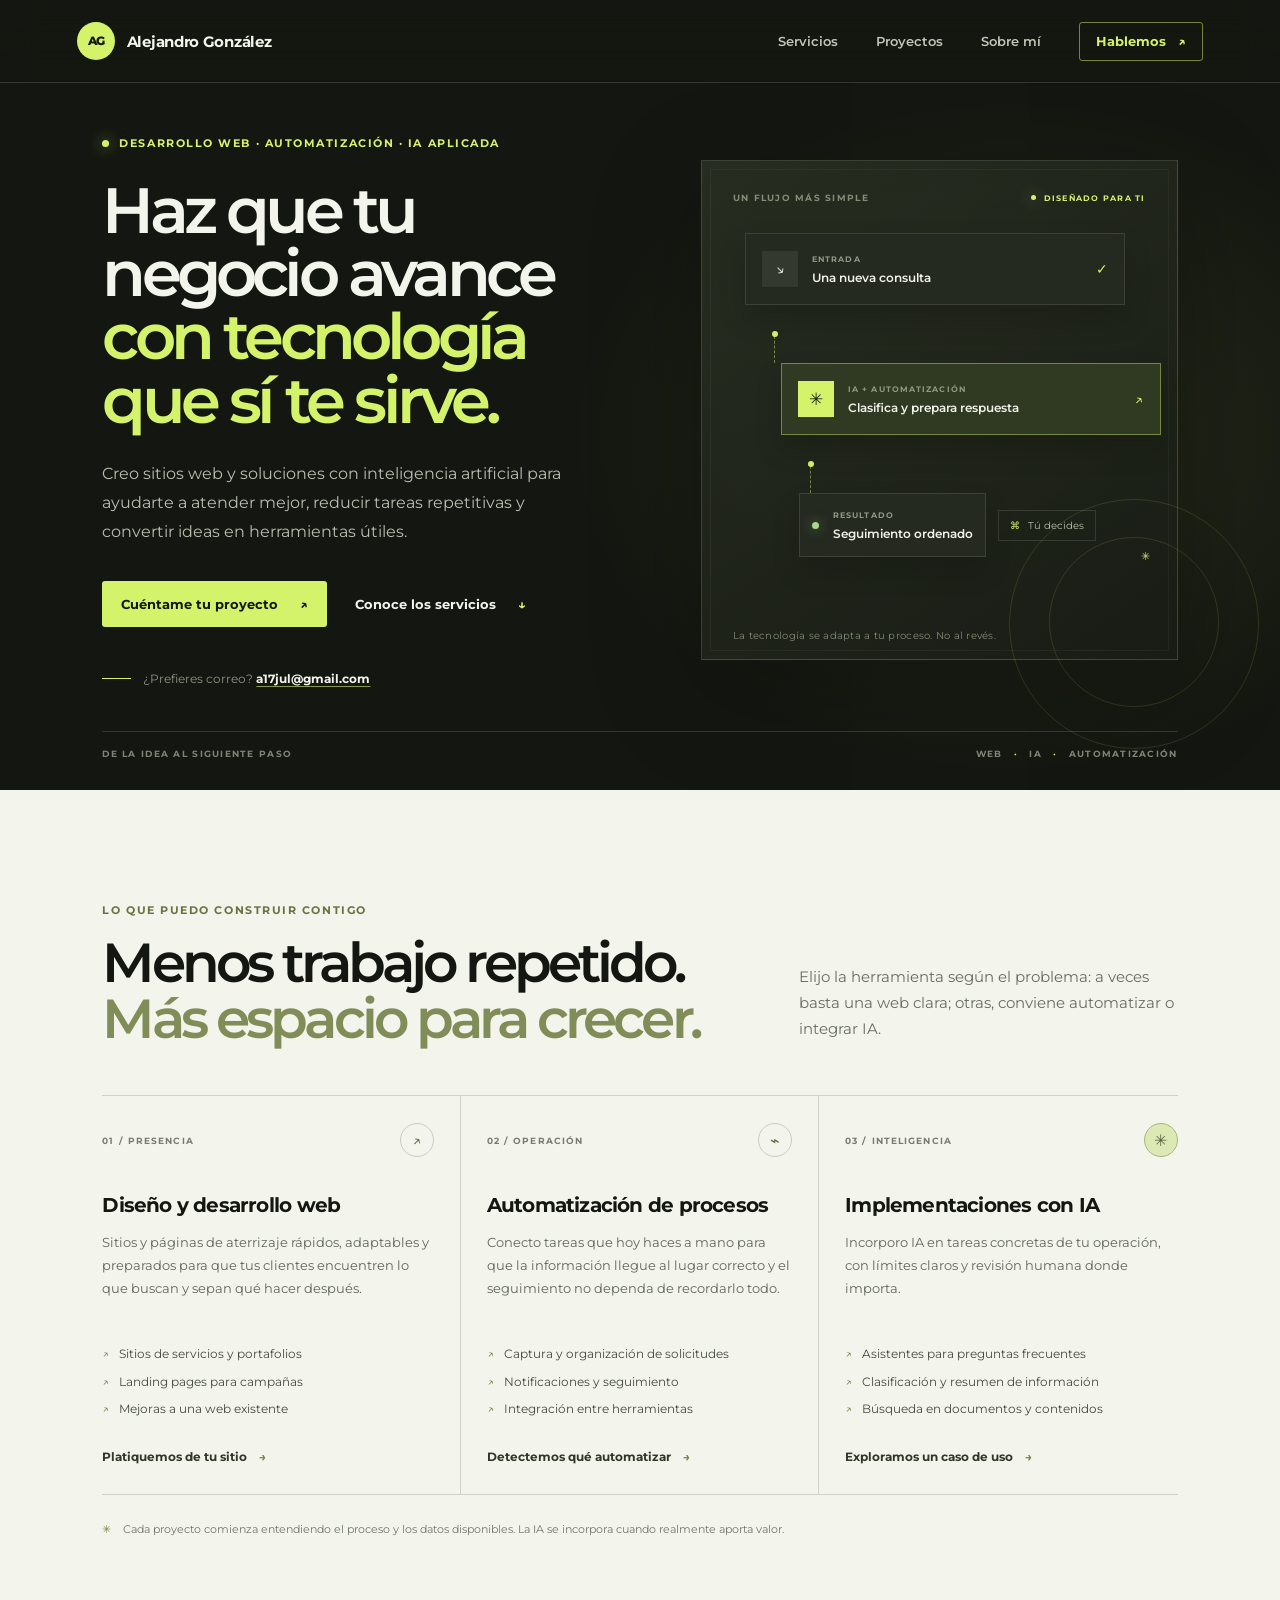
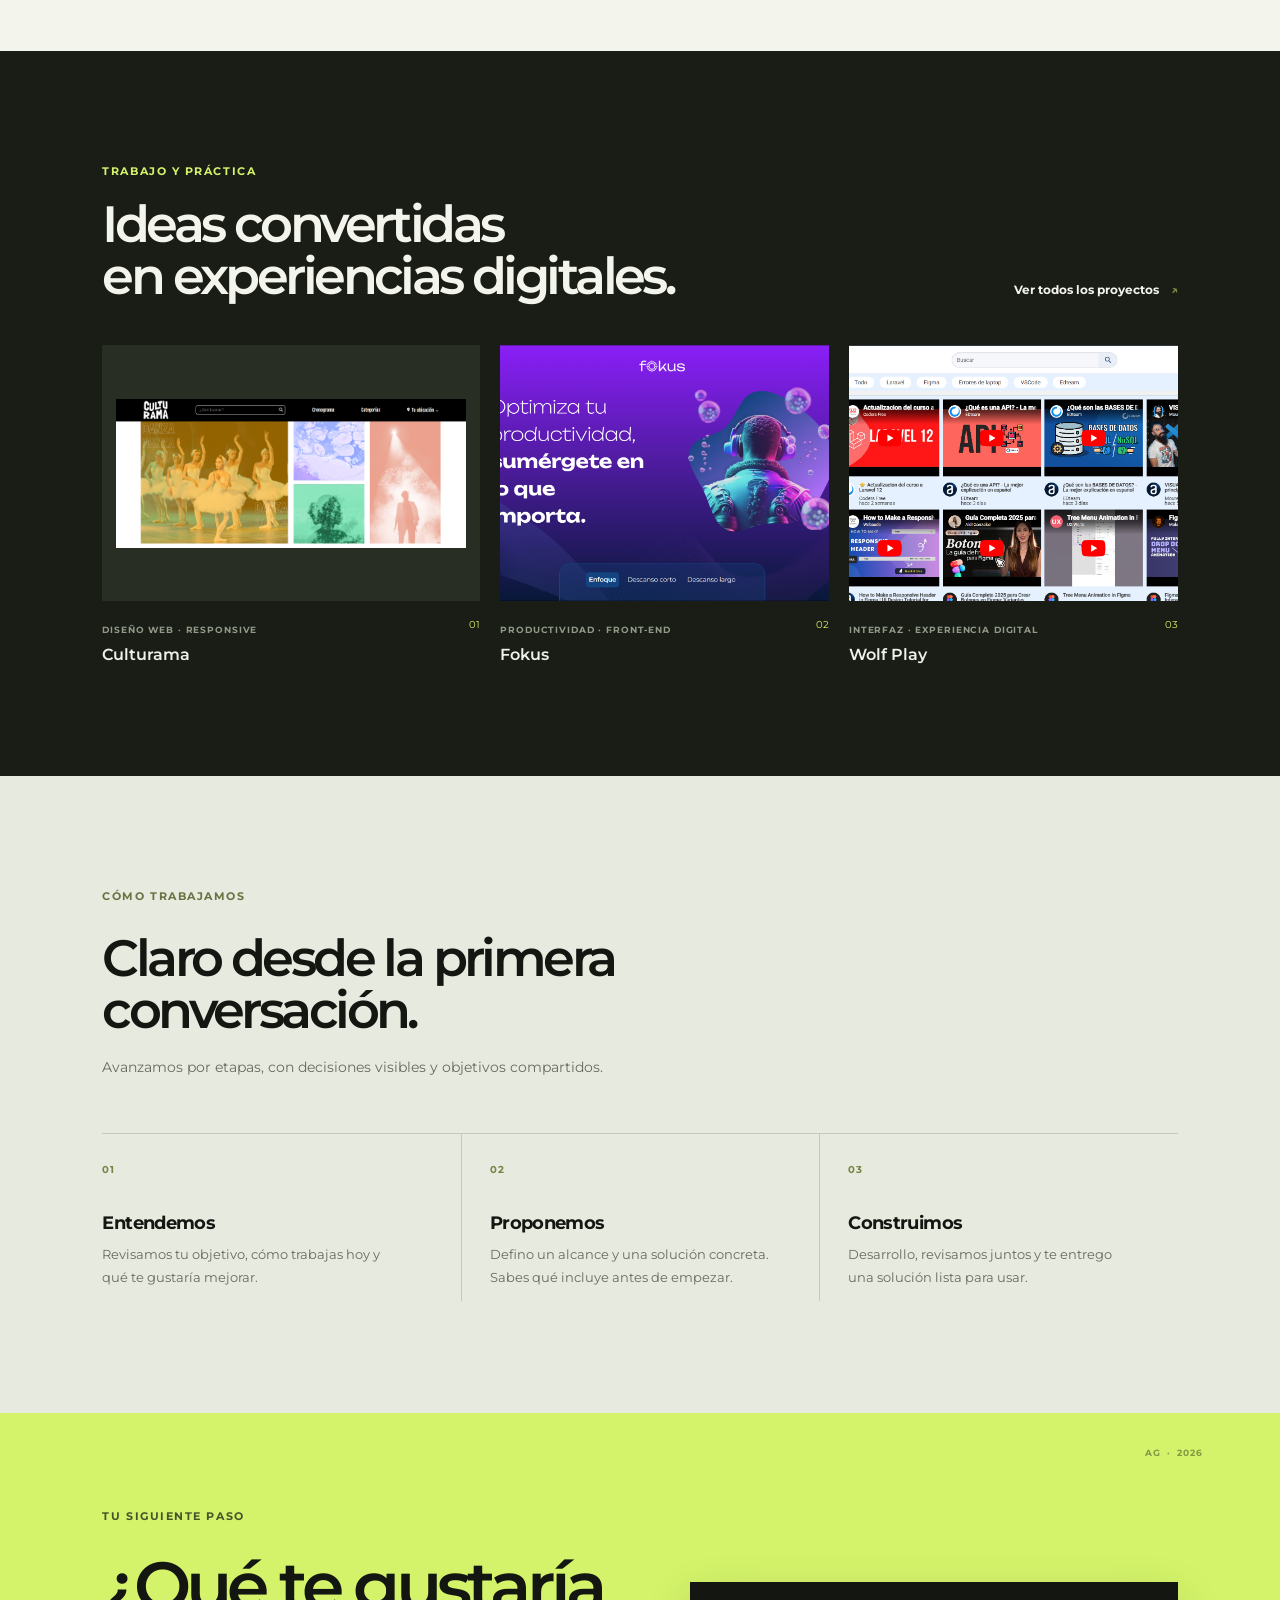
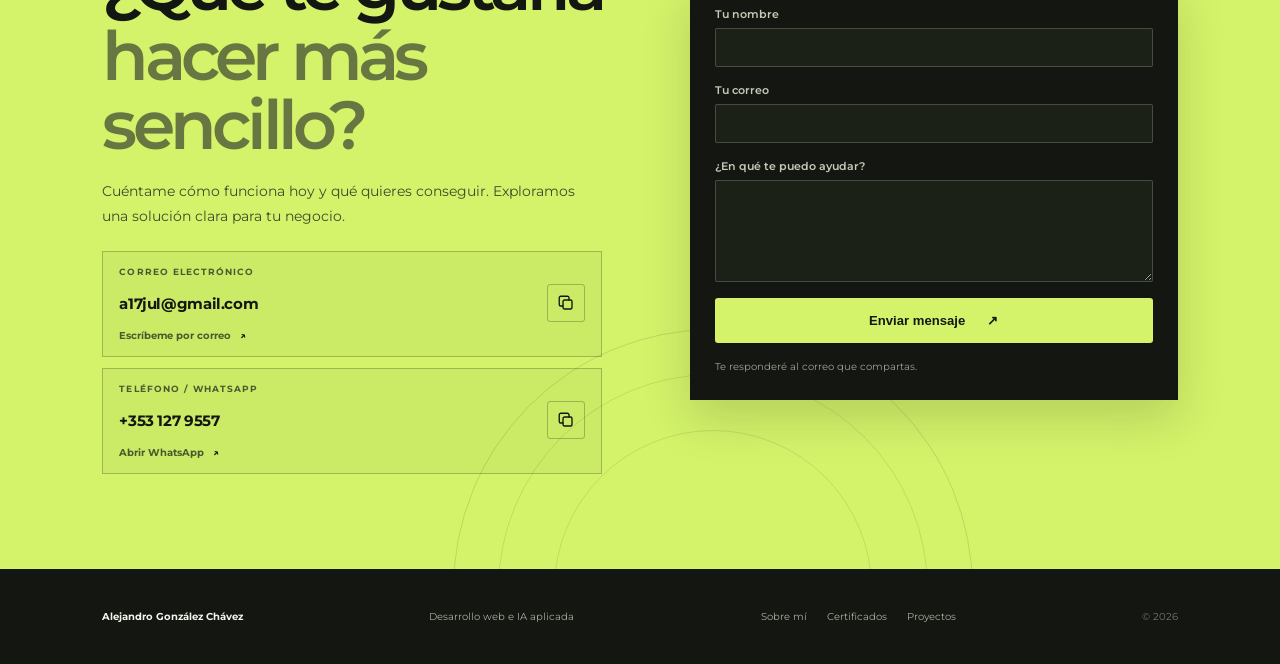
<file: index.html>
﻿<!DOCTYPE html>
<html lang="es">
<head>
    <meta charset="UTF-8">
    <meta name="viewport" content="width=device-width, initial-scale=1.0">
    <meta name="description" content="Sitios web, automatización de procesos e implementación de inteligencia artificial para negocios. Cuéntame qué quieres mejorar y diseñamos una solución a tu medida.">
    <meta name="theme-color" content="#10130f">
    <title>Web e IA para tu negocio | Alejandro González Chávez</title>
    <link rel="stylesheet" href="./css/style-portafolio.css">
</head>
<body class="home-page">
    <header class="header home-header">
        <div class="header-container">
            <a class="brand" href="index.html" aria-label="Alejandro González, inicio"><span class="brand-mark">AG</span><span class="brand-name">Alejandro González</span></a>
            <nav class="header-menu" aria-label="Navegación principal">
                <a class="header-menu-link" href="#servicios">Servicios</a>
                <a class="header-menu-link" href="#proyectos">Proyectos</a>
                <a class="header-menu-link" href="about.html">Sobre mí</a>
                <a class="header-cta" href="#contacto">Hablemos <span aria-hidden="true">↗</span></a>
            </nav>
        </div>
    </header>

    <main class="home-main">
        <section class="sales-hero" aria-labelledby="hero-title">
            <div class="hero-copy">
                <p class="eyebrow"><span class="status-dot" aria-hidden="true"></span> Desarrollo web · Automatización · IA aplicada</p>
                <h1 id="hero-title">Haz que tu negocio avance <span>con tecnología que sí te sirve.</span></h1>
                <p class="hero-lede">Creo sitios web y soluciones con inteligencia artificial para ayudarte a atender mejor, reducir tareas repetitivas y convertir ideas en herramientas útiles.</p>
                <div class="hero-actions">
                    <a class="button button-primary" href="#contacto">Cuéntame tu proyecto <span aria-hidden="true">↗</span></a>
                    <a class="button button-quiet" href="#servicios">Conoce los servicios <span aria-hidden="true">↓</span></a>
                </div>
                <div class="hero-note"><span class="note-line" aria-hidden="true"></span><span>¿Prefieres correo? <a class="hero-email" href="mailto:a17jul@gmail.com">a17jul@gmail.com</a></span></div>
            </div>

            <div class="hero-visual" aria-label="Ilustración de un flujo de trabajo digital conectado">
                <div class="visual-orbit orbit-one"></div>
                <div class="visual-orbit orbit-two"></div>
                <div class="visual-topline"><span>UN FLUJO MÁS SIMPLE</span><span class="visual-live"><i></i> DISEÑADO PARA TI</span></div>
                <div class="flow-card flow-trigger"><span class="flow-icon icon-inbox" aria-hidden="true">↘</span><span><small>ENTRADA</small><strong>Una nueva consulta</strong></span><span class="flow-check" aria-hidden="true">✓</span></div>
                <div class="flow-connector" aria-hidden="true"><span></span></div>
                <div class="flow-card flow-ai"><span class="flow-icon icon-spark" aria-hidden="true">✳</span><span><small>IA + AUTOMATIZACIÓN</small><strong>Clasifica y prepara respuesta</strong></span><span class="flow-arrow" aria-hidden="true">↗</span></div>
                <div class="flow-connector connector-split" aria-hidden="true"><span></span></div>
                <div class="flow-outcomes"><div class="flow-card flow-result"><span class="result-dot" aria-hidden="true"></span><span><small>RESULTADO</small><strong>Seguimiento ordenado</strong></span></div><div class="human-chip"><span aria-hidden="true">⌘</span> Tú decides</div></div>
                <p class="visual-caption">La tecnología se adapta a tu proceso. No al revés.</p>
                <span class="visual-star star-a" aria-hidden="true">✳</span><span class="visual-star star-b" aria-hidden="true">✳</span>
            </div>
            <div class="hero-bottom"><span>DE LA IDEA AL SIGUIENTE PASO</span><span>WEB <b>·</b> IA <b>·</b> AUTOMATIZACIÓN</span></div>
        </section>

        <section class="services-section" id="servicios" aria-labelledby="services-title">
            <div class="section-intro"><p class="eyebrow">Lo que puedo construir contigo</p><h2 id="services-title">Menos trabajo repetido.<br><span>Más espacio para crecer.</span></h2><p>Elijo la herramienta según el problema: a veces basta una web clara; otras, conviene automatizar o integrar IA.</p></div>
            <div class="service-grid">
                <article class="service-card service-featured"><div class="service-card-top"><span class="service-number">01 / PRESENCIA</span><span class="service-symbol" aria-hidden="true">↗</span></div><h3>Diseño y desarrollo web</h3><p>Sitios y páginas de aterrizaje rápidos, adaptables y preparados para que tus clientes encuentren lo que buscan y sepan qué hacer después.</p><ul><li>Sitios de servicios y portafolios</li><li>Landing pages para campañas</li><li>Mejoras a una web existente</li></ul><a href="#contacto" class="text-link">Platiquemos de tu sitio <span aria-hidden="true">→</span></a></article>
                <article class="service-card"><div class="service-card-top"><span class="service-number">02 / OPERACIÓN</span><span class="service-symbol" aria-hidden="true">⌁</span></div><h3>Automatización de procesos</h3><p>Conecto tareas que hoy haces a mano para que la información llegue al lugar correcto y el seguimiento no dependa de recordarlo todo.</p><ul><li>Captura y organización de solicitudes</li><li>Notificaciones y seguimiento</li><li>Integración entre herramientas</li></ul><a href="#contacto" class="text-link">Detectemos qué automatizar <span aria-hidden="true">→</span></a></article>
                <article class="service-card"><div class="service-card-top"><span class="service-number">03 / INTELIGENCIA</span><span class="service-symbol service-spark" aria-hidden="true">✳</span></div><h3>Implementaciones con IA</h3><p>Incorporo IA en tareas concretas de tu operación, con límites claros y revisión humana donde importa.</p><ul><li>Asistentes para preguntas frecuentes</li><li>Clasificación y resumen de información</li><li>Búsqueda en documentos y contenidos</li></ul><a href="#contacto" class="text-link">Exploramos un caso de uso <span aria-hidden="true">→</span></a></article>
            </div>
            <p class="service-footnote"><span aria-hidden="true">✳</span> Cada proyecto comienza entendiendo el proceso y los datos disponibles. La IA se incorpora cuando realmente aporta valor.</p>
        </section>

        <section class="work-section" id="proyectos" aria-labelledby="work-title">
            <div class="work-heading"><div><p class="eyebrow">Trabajo y práctica</p><h2 id="work-title">Ideas convertidas<br>en experiencias digitales.</h2></div><a class="text-link work-all" href="proyectos.html">Ver todos los proyectos <span aria-hidden="true">↗</span></a></div>
            <div class="work-grid">
                <a class="work-card work-culturama" href="Proyectos/Culturama/index.html"><div class="work-image"><img src="./img/culturama.png" alt="Vista previa del proyecto Culturama" loading="lazy"><span class="work-open" aria-hidden="true">↗</span></div><div class="work-meta"><div><span class="work-type">DISEÑO WEB · RESPONSIVE</span><h3>Culturama</h3></div><span class="work-year">01</span></div></a>
                <a class="work-card work-focus" href="Proyectos/Pro_Fokus/index.html"><div class="work-image"><img src="./img/Proyectos/Proyecto_Fokus.png" alt="Vista previa de la aplicación Fokus" loading="lazy"><span class="work-open" aria-hidden="true">↗</span></div><div class="work-meta"><div><span class="work-type">PRODUCTIVIDAD · FRONT-END</span><h3>Fokus</h3></div><span class="work-year">02</span></div></a>
                <a class="work-card work-video" href="Proyectos/Pro_video/video.html"><div class="work-image"><img src="./img/Proyectos/Proyecto_Wolf_play.png" alt="Vista previa de la interfaz Wolf Play" loading="lazy"><span class="work-open" aria-hidden="true">↗</span></div><div class="work-meta"><div><span class="work-type">INTERFAZ · EXPERIENCIA DIGITAL</span><h3>Wolf Play</h3></div><span class="work-year">03</span></div></a>
            </div>
        </section>

        <section class="approach-section" aria-labelledby="approach-title">
            <div class="approach-head"><p class="eyebrow">Cómo trabajamos</p><h2 id="approach-title">Claro desde la primera conversación.</h2><p>Avanzamos por etapas, con decisiones visibles y objetivos compartidos.</p></div>
            <div class="steps-grid"><article class="step-card"><span class="step-index">01</span><h3>Entendemos</h3><p>Revisamos tu objetivo, cómo trabajas hoy y qué te gustaría mejorar.</p></article><article class="step-card"><span class="step-index">02</span><h3>Proponemos</h3><p>Defino un alcance y una solución concreta. Sabes qué incluye antes de empezar.</p></article><article class="step-card"><span class="step-index">03</span><h3>Construimos</h3><p>Desarrollo, revisamos juntos y te entrego una solución lista para usar.</p></article></div>
        </section>

        <section class="contact-section" id="contacto" aria-labelledby="contact-title">
            <div class="contact-orb" aria-hidden="true"></div>
            <div class="contact-copy">
                <p class="eyebrow">Tu siguiente paso</p>
                <h2 id="contact-title">¿Qué te gustaría<br><span>hacer más sencillo?</span></h2>
                <p>Cuéntame cómo funciona hoy y qué quieres conseguir. Exploramos una solución clara para tu negocio.</p>
            </div>
            <div class="contact-methods" aria-label="Otras formas de contacto">
                <div class="contact-method">
                    <span class="contact-method-label">CORREO ELECTRÓNICO</span>
                    <div class="contact-value-row">
                        <a class="contact-value" href="mailto:a17jul@gmail.com">a17jul@gmail.com</a>
                        <button class="copy-button" type="button" data-copy="a17jul@gmail.com" data-copy-label="correo" aria-label="Copiar correo" title="Copiar correo">
                            <svg viewBox="0 0 24 24" aria-hidden="true"><rect x="8" y="8" width="12" height="12" rx="2"></rect><path d="M16 8V5a2 2 0 0 0-2-2H5a2 2 0 0 0-2 2v9a2 2 0 0 0 2 2h3"></path></svg>
                        </button>
                    </div>
                    <a class="contact-method-action" href="mailto:a17jul@gmail.com">Escríbeme por correo <span aria-hidden="true">↗</span></a>
                </div>
                <div class="contact-method">
                    <span class="contact-method-label">TELÉFONO / WHATSAPP</span>
                    <div class="contact-value-row">
                        <a class="contact-number" href="tel:+3531279557">+353 127 9557</a>
                        <button class="copy-button" type="button" data-copy="+353 127 9557" data-copy-label="teléfono" aria-label="Copiar teléfono" title="Copiar teléfono">
                            <svg viewBox="0 0 24 24" aria-hidden="true"><rect x="8" y="8" width="12" height="12" rx="2"></rect><path d="M16 8V5a2 2 0 0 0-2-2H5a2 2 0 0 0-2 2v9a2 2 0 0 0 2 2h3"></path></svg>
                        </button>
                    </div>
                    <a class="contact-method-action" href="https://wa.me/3531279557">Abrir WhatsApp <span aria-hidden="true">↗</span></a>
                </div>
            </div>
            <form class="contact-form" action="https://formspree.io/f/meagdnba" method="POST">
                <div class="form-field">
                    <label for="contact-name">Tu nombre</label>
                    <input id="contact-name" name="name" type="text" autocomplete="name" required>
                </div>
                <div class="form-field">
                    <label for="contact-email">Tu correo</label>
                    <input id="contact-email" name="email" type="email" autocomplete="email" required>
                </div>
                <div class="form-field">
                    <label for="contact-message">¿En qué te puedo ayudar?</label>
                    <textarea id="contact-message" name="message" rows="4" required></textarea>
                </div>
                <button class="button form-submit" type="submit">Enviar mensaje <span aria-hidden="true">↗</span></button>
                <p class="form-note">Te responderé al correo que compartas.</p>
            </form>
            <div class="contact-index" aria-hidden="true">AG<span>·</span>2026</div>
        </section>
    </main>
    <footer class="home-footer"><a class="footer-brand" href="index.html">Alejandro González Chávez</a><span>Desarrollo web e IA aplicada</span><nav aria-label="Enlaces del pie de página"><a href="about.html">Sobre mí</a><a href="certificados.html">Certificados</a><a href="proyectos.html">Proyectos</a></nav><span class="footer-copy">© 2026</span></footer>
    <script src="./js/contact-copy.js" defer></script>
</body>
</html>
</file>
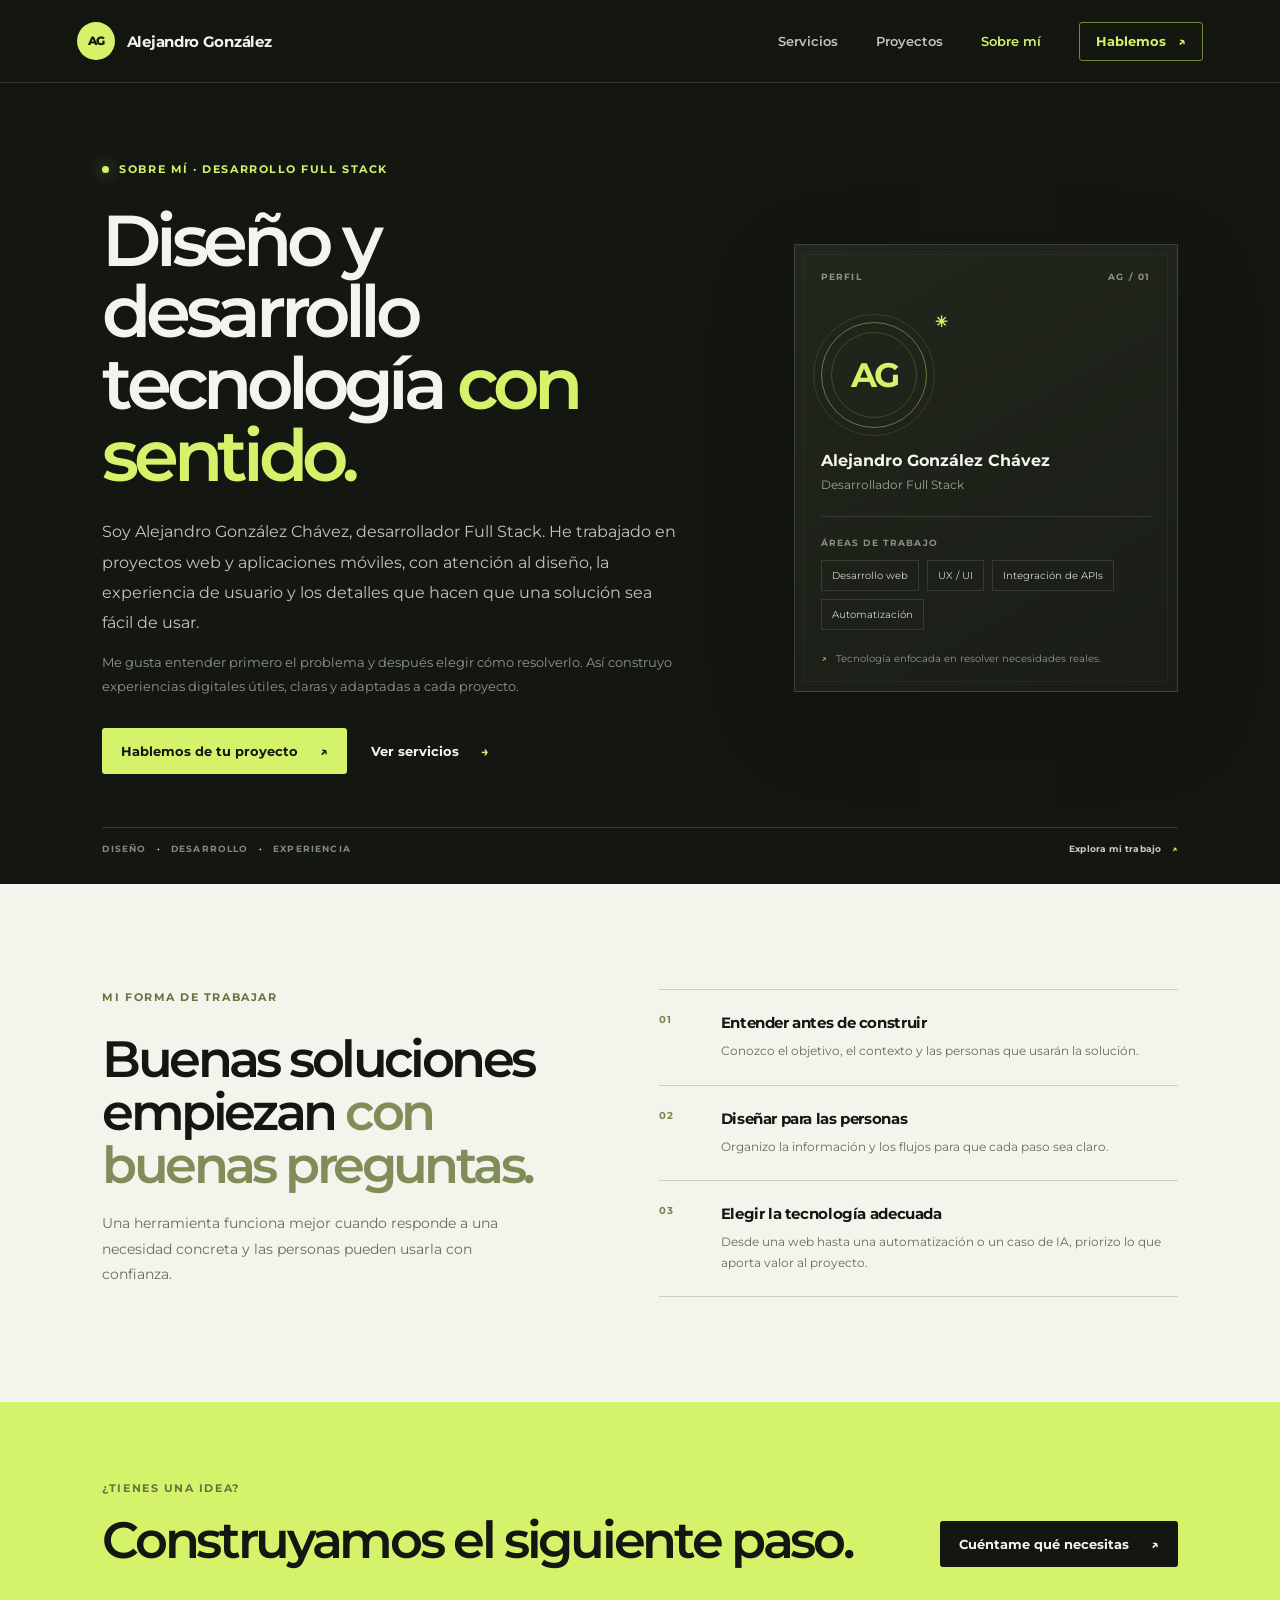
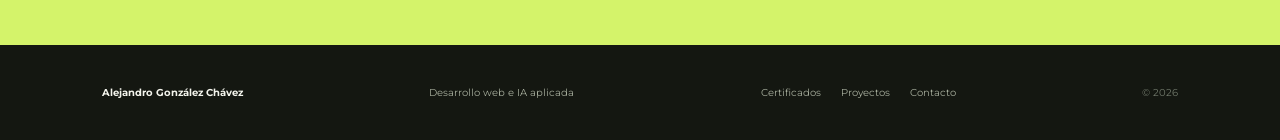
<file: about.html>
﻿<!DOCTYPE html>
<html lang="es">
<head>
    <meta charset="UTF-8">
    <meta name="viewport" content="width=device-width, initial-scale=1.0">
    <meta name="description" content="Conoce a Alejandro González Chávez, desarrollador Full Stack con enfoque en desarrollo web, UX/UI e integración de soluciones digitales.">
    <meta name="theme-color" content="#141711">
    <title>Sobre mí | Alejandro González Chávez</title>
    <link rel="stylesheet" href="./css/style-portafolio.css">
</head>
<body class="home-page about-page">
    <header class="header home-header">
        <div class="header-container">
            <a class="brand" href="index.html" aria-label="Alejandro González, inicio"><span class="brand-mark">AG</span><span class="brand-name">Alejandro González</span></a>
            <nav class="header-menu" aria-label="Navegación principal">
                <a class="header-menu-link" href="index.html#servicios">Servicios</a>
                <a class="header-menu-link" href="index.html#proyectos">Proyectos</a>
                <a class="header-menu-link about-current" href="about.html" aria-current="page">Sobre mí</a>
                <a class="header-cta" href="index.html#contacto">Hablemos <span aria-hidden="true">↗</span></a>
            </nav>
        </div>
    </header>

    <main class="about-main">
        <section class="about-hero" aria-labelledby="about-title">
            <div class="about-copy">
                <p class="eyebrow"><span class="status-dot" aria-hidden="true"></span> Sobre mí · Desarrollo Full Stack</p>
                <h1 id="about-title">Diseño y desarrollo tecnología <span>con sentido.</span></h1>
                <p class="about-lede">Soy Alejandro González Chávez, desarrollador Full Stack. He trabajado en proyectos web y aplicaciones móviles, con atención al diseño, la experiencia de usuario y los detalles que hacen que una solución sea fácil de usar.</p>
                <p class="about-support">Me gusta entender primero el problema y después elegir cómo resolverlo. Así construyo experiencias digitales útiles, claras y adaptadas a cada proyecto.</p>
                <div class="about-actions">
                    <a class="button button-primary" href="index.html#contacto">Hablemos de tu proyecto <span aria-hidden="true">↗</span></a>
                    <a class="button button-quiet" href="index.html#servicios">Ver servicios <span aria-hidden="true">→</span></a>
                </div>
            </div>
            <aside class="about-profile" aria-label="Áreas de trabajo">
                <div class="profile-top"><span>PERFIL</span><span>AG / 01</span></div>
                <div class="profile-monogram" aria-hidden="true">AG<span>✳</span></div>
                <p class="profile-name">Alejandro González Chávez</p>
                <p class="profile-role">Desarrollador Full Stack</p>
                <div class="profile-divider"></div>
                <p class="profile-label">ÁREAS DE TRABAJO</p>
                <ul class="profile-tags"><li>Desarrollo web</li><li>UX / UI</li><li>Integración de APIs</li><li>Automatización</li></ul>
                <p class="profile-note"><span aria-hidden="true">↗</span> Tecnología enfocada en resolver necesidades reales.</p>
            </aside>
            <div class="about-bottom"><span>DISEÑO <b>·</b> DESARROLLO <b>·</b> EXPERIENCIA</span><a href="proyectos.html">Explora mi trabajo <span aria-hidden="true">↗</span></a></div>
        </section>

        <section class="about-principles" aria-labelledby="principles-title">
            <div class="principles-intro"><p class="eyebrow">Mi forma de trabajar</p><h2 id="principles-title">Buenas soluciones empiezan <span>con buenas preguntas.</span></h2><p>Una herramienta funciona mejor cuando responde a una necesidad concreta y las personas pueden usarla con confianza.</p></div>
            <div class="principles-list">
                <article class="principle"><span class="principle-index">01</span><div><h3>Entender antes de construir</h3><p>Conozco el objetivo, el contexto y las personas que usarán la solución.</p></div></article>
                <article class="principle"><span class="principle-index">02</span><div><h3>Diseñar para las personas</h3><p>Organizo la información y los flujos para que cada paso sea claro.</p></div></article>
                <article class="principle"><span class="principle-index">03</span><div><h3>Elegir la tecnología adecuada</h3><p>Desde una web hasta una automatización o un caso de IA, priorizo lo que aporta valor al proyecto.</p></div></article>
            </div>
        </section>

        <section class="about-contact"><div><p class="eyebrow">¿Tienes una idea?</p><h2>Construyamos el siguiente paso.</h2></div><a class="button button-light" href="index.html#contacto">Cuéntame qué necesitas <span aria-hidden="true">↗</span></a></section>
    </main>
    <footer class="home-footer"><a class="footer-brand" href="index.html">Alejandro González Chávez</a><span>Desarrollo web e IA aplicada</span><nav aria-label="Enlaces del pie de página"><a href="certificados.html">Certificados</a><a href="proyectos.html">Proyectos</a><a href="index.html#contacto">Contacto</a></nav><span class="footer-copy">© 2026</span></footer>
</body>
</html>
</file>
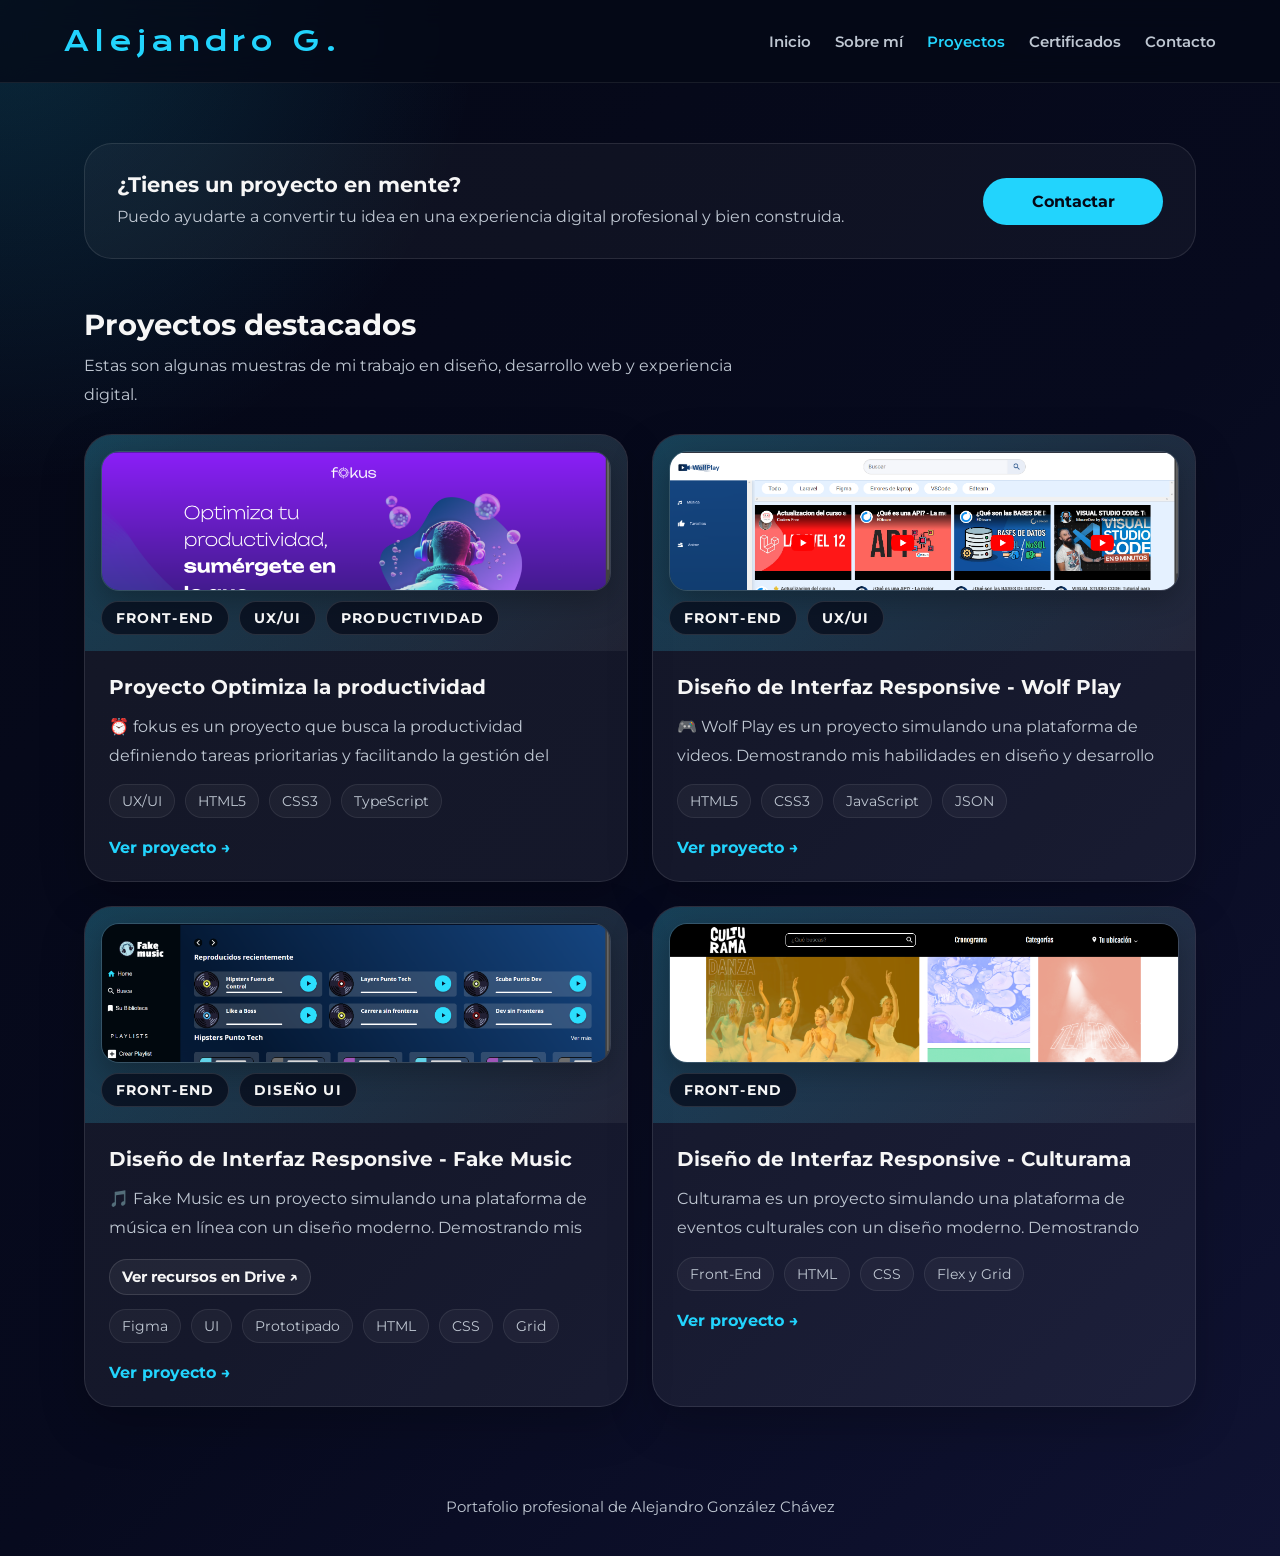
<file: proyectos.html>
<!DOCTYPE html>
<html lang="es">

<head>
    <meta charset="UTF-8">
    <meta name="viewport" content="width=device-width, initial-scale=1.0">
    <title>Proyectos | Alejandro González Chávez</title>
    <link rel="stylesheet" href="./css/style-portafolio.css">
    <link rel="stylesheet" href="./css/proyectos.css">
    <link rel="stylesheet" href="./css/proyectos-responsive.css">
</head>

<body>
    <header class="header">
        <div class="header-container">
            <a class="brand" href="index.html">Alejandro G.</a>
            <nav class="header-menu">
                <a class="header-menu-link" href="index.html">Inicio</a>
                <a class="header-menu-link" href="about.html">Sobre mí</a>
                <a class="header-menu-link active" href="proyectos.html">Proyectos</a>
                <a class="header-menu-link" href="certificados.html">Certificados</a>
                <a class="header-menu-link" href="index.html#contacto">Contacto</a>
            </nav>
        </div>
    </header>

    <main class="proyectos-page">

        <section class="proyectos-cta">
            <div>
                <h3>¿Tienes un proyecto en mente?</h3>
                <p>Puedo ayudarte a convertir tu idea en una experiencia digital profesional y bien construida.</p>
            </div>
            <a class="boton boton-principal" href="index.html#contacto">Contactar</a>
        </section>
        <section class="proyectos-grid-section">
            <div class="section-heading">
                <h2>Proyectos destacados</h2>
                <p>Estas son algunas muestras de mi trabajo en diseño, desarrollo web y experiencia digital.</p>
            </div>

            <div class="proyectos-grid">
                <article class="proyecto-card">
                    <div class="proyecto-card__visual">
                        <img class="proyecto-card__image" src="./img/Proyectos/Proyecto_Fokus.png"
                            alt="Certificado BigSchool">
                        <span>Front-End</span>
                        <span>UX/UI</span>
                        <span>productividad</span>
                    </div>
                    <div class="proyecto-card__content">
                        <h3>Proyecto Optimiza la productividad</h3>
                        <p>⏰ fokus es un proyecto que busca la productividad definiendo tareas prioritarias y
                            facilitando la gestión del tiempo.</p>
                        <ul class="proyecto-tags">
                            <li>UX/UI</li>
                            <li>HTML5</li>
                            <li>CSS3</li>
                            <li>TypeScript</li>
                        </ul>
                        <a class="proyecto-link" href="Proyectos/Pro_Fokus/index.html">Ver proyecto →</a>
                    </div>
                </article>

                <article class="proyecto-card">
                    <div class="proyecto-card__visual">
                        <img class="proyecto-card__image" src="./img/Proyectos/Proyecto_Wolf_play.png"
                            alt="Certificado BigSchool">
                        <span>Front-End</span>
                        <span>UX/UI</span>
                    </div>
                    <div class="proyecto-card__content">
                        <h3>Diseño de Interfaz Responsive - Wolf Play</h3>
                        <p>🎮 Wolf Play es un proyecto simulando una plataforma de videos. Demostrando mis habilidades
                            en diseño y desarrollo web.</p>
                        <ul class="proyecto-tags">
                            <li>HTML5</li>
                            <li>CSS3</li>
                            <li>JavaScript</li>
                            <li>JSON</li>
                        </ul>
                        <a class="proyecto-link" href="Proyectos/Pro_video/video.html">Ver proyecto →</a>
                    </div>
                </article>

                <article class="proyecto-card">
                    <div class="proyecto-card__visual">
                        <img class="proyecto-card__image" src="./img/Proyectos/Proyecto_Fake_music.png"
                            alt="Certificado BigSchool">
                        <span>Front-End</span>
                        <span>Diseño UI</span>
                    </div>
                    <div class="proyecto-card__content">
                        <h3>Diseño de Interfaz Responsive - Fake Music</h3>
                        <p>🎵 Fake Music es un proyecto simulando una plataforma de música en línea con un diseño
                            moderno. Demostrando mis habilidades en Front-End y Diseño UI.</p>
                        <div class="proyecto-actions">
                            <a class="proyecto-link proyecto-link--secondary" href="https://drive.google.com/"
                                target="_blank" rel="noreferrer">Ver recursos en Drive ↗</a>
                        </div>
                        <ul class="proyecto-tags">
                            <li>Figma</li>
                            <li>UI</li>
                            <li>Prototipado</li>
                            <li>HTML</li>
                            <li>CSS</li>
                            <li>Grid</li>
                        </ul>
                        <a class="proyecto-link" href="Proyectos/Pro_music/music.html">Ver proyecto →</a>
                    </div>
                  
                </article>
                <article class="proyecto-card">
                    <div class="proyecto-card__visual">
                        <img class="proyecto-card__image" src="./img/culturama.png"
                            alt="Certificado BigSchool">
                        <span>Front-End</span>
                    </div>
                      <div class="proyecto-card__content">
                        <h3>Diseño de Interfaz Responsive - Culturama</h3>
                        <p>Culturama es un proyecto simulando una plataforma de eventos culturales con un diseño
                            moderno. Demostrando mis habilidades en Front-End </p>
                        
                        <ul class="proyecto-tags">
                            <li>Front-End</li>
                            <li>HTML</li>
                            <li>CSS</li>
                            <li>Flex y Grid</li>
                        </ul>
                        <a class="proyecto-link" href="Proyectos/Culturama/index.html">Ver proyecto →</a>
                    </div>
                  
                </article>


            </div>
        </section>


    </main>

    <footer class="footer">
        <p>Portafolio profesional de Alejandro González Chávez</p>
    </footer>
</body>

</html>
</file>
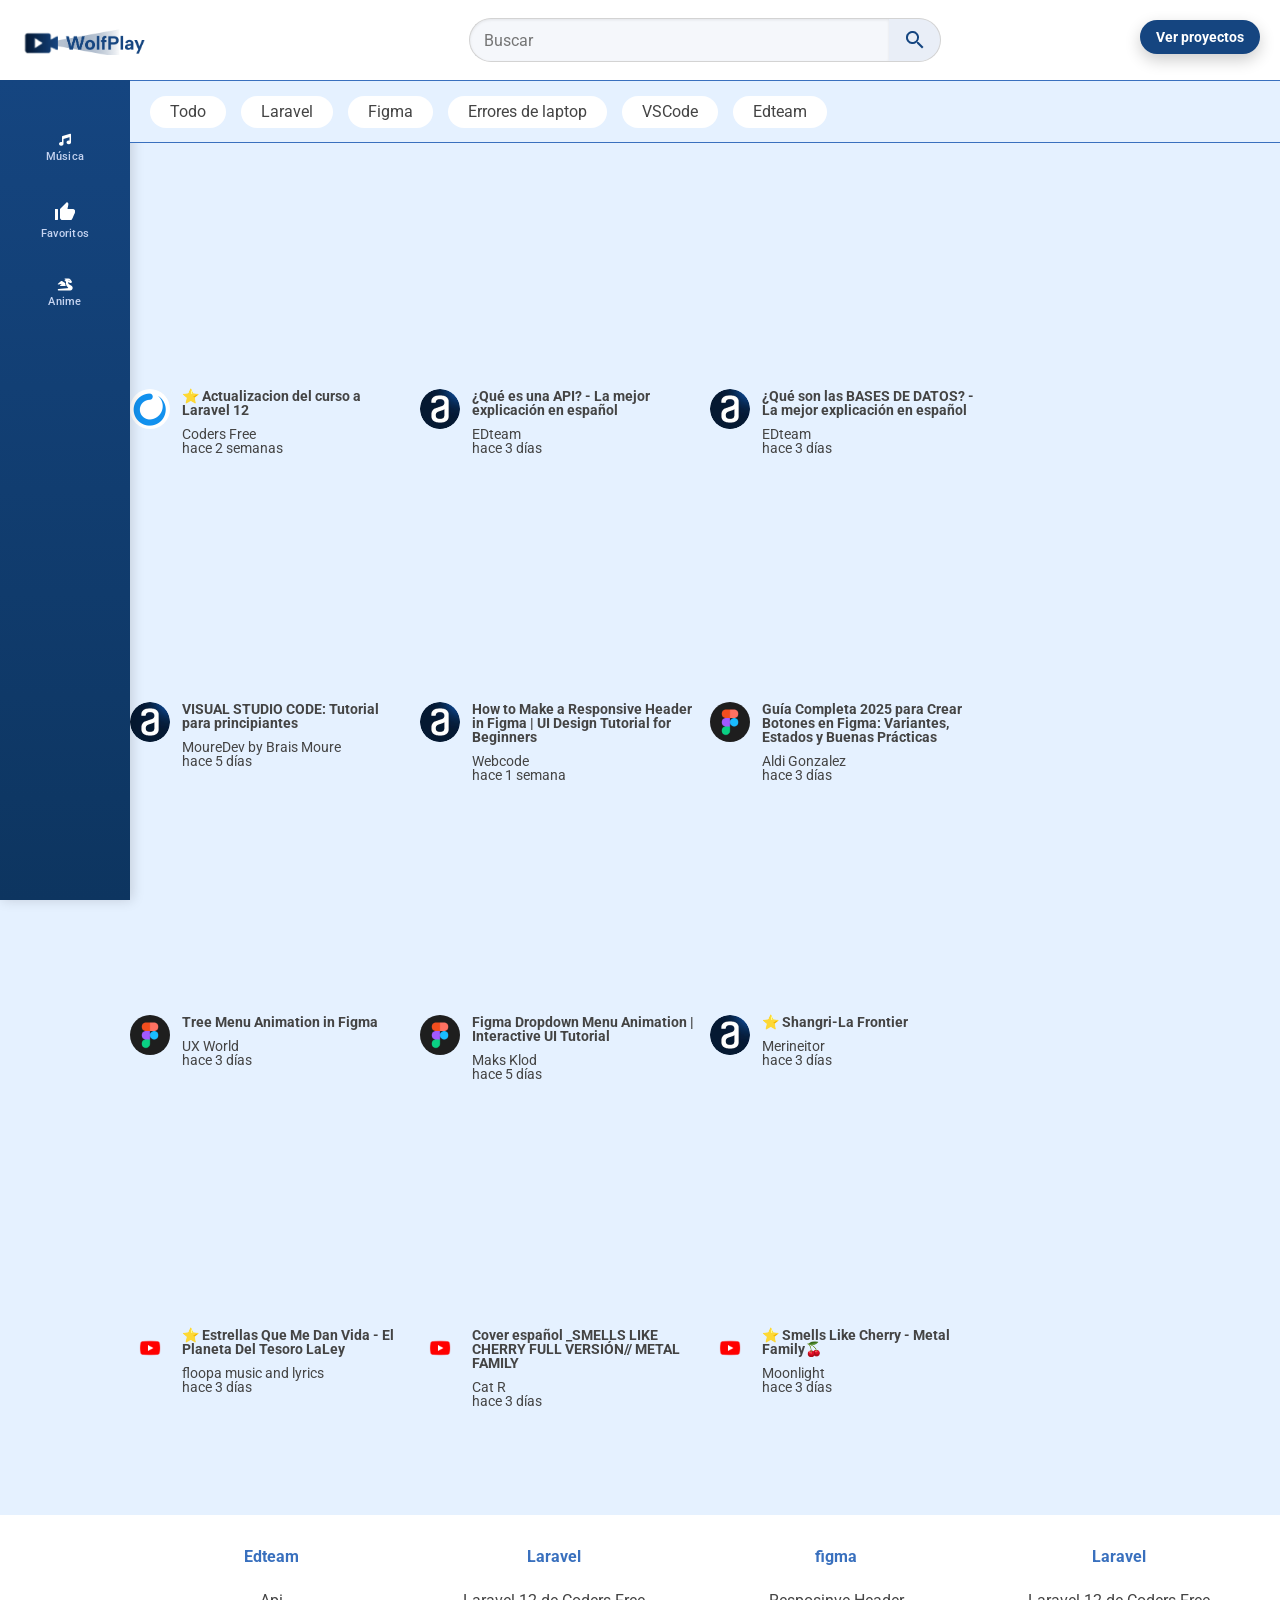
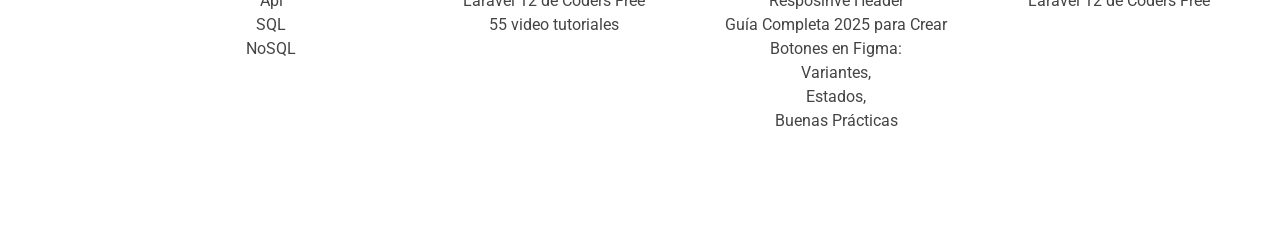
<file: Proyectos/Pro_video/video.html>
<!DOCTYPE html>
<html lang="es">

<head>
    <meta charset="UTF-8">
    <meta http-equiv="X-UA-Compatible" content="IE=edge">
    <meta name="viewport" content="width=device-width, initial-scale=1.0">
    <link href="https://fonts.googleapis.com/css2?family=Roboto:wght@400;700&display=swap" rel="stylesheet">
    <link rel="stylesheet" href="https://cdnjs.cloudflare.com/ajax/libs/font-awesome/6.5.2/css/all.min.css">
    <link rel="stylesheet" href="./css/reset.css">
    <link rel="stylesheet" href="./css/estilos.css">
    <link rel="stylesheet" href="./css/flexbox.css">
    <title>WolfPlay</title>
    <link rel="shortcut icon" href="./img/favicon.ico" type="image/x-icon">
</head>

<body>

    <!-- Cabecera -->
    <header>

        <nav class="cabecera__container">

            <h1 class="logo__item" href="#"></h1>

            <div class="cabecera__buscar__item">
                <form action="">
                    <input type="search" placeholder="Buscar" id="buscar" class="buscar__input">
                    <label for="buscar" class="buscar__label"></label>
                </form>
                <a href="#" class="cabecera__audio"></a>
            </div>

            <a href="../../proyectos.html" class="cabecera__boton">Ver proyectos</a>

        </nav>

    </header>

    <!-- Menu laterals -->

    <aside class="menu__container">
        <ul class="menu__lista">



            <li>
                <a class="menu__itens menu-filtro" data-categoria="musica" href="#">
                    <i class="fa-solid fa-music"></i>
                    <span>Música</span>
                </a>
            </li>
            <li>
                <a class="menu__itens menu-filtro" data-categoria="favoritos" href="#">
                    <i class="icono__like icono-item"></i>
                    <span>Favoritos</span>
                </a>
            </li>
            <li>
                <a class="menu__itens menu-filtro" data-categoria="anime" href="#">
                    <i class="fa-solid fa-dragon"></i>
                    <span>Anime</span>
                </a>
            </li>

        </ul>


    </aside>

    <!-- Sección superior -->
    <section class="superior__seccion__container">
        <a class="superior__item" data-categoria="todo" href="#">Todo</a>
        <a class="superior__item" data-categoria="laravel" href="#">Laravel</a>
        <a class="superior__item" data-categoria="figma" href="#">Figma</a>
        <a class="superior__item" data-categoria="errores" href="#">Errores de laptop</a>
        <a class="superior__item" data-categoria="vscode" href="#">VSCode</a>
        <a class="superior__item" data-categoria="edteam" href="#">Edteam</a>
    </section>

    <!-- Videos -->
    <ul class="videos__container" id="videosContainer">
    </ul>


    <!-- <SECCIÓN rodapié> -->
    <footer class="rodapie__container">
        <section>
            <h2 class="rodapie__titulo">Edteam</h2>
            <p class="rodapie__texto">Api</p>
            <p>SQL</p>
            <p>NoSQL</p>
        </section>
        <section>
            <h2 class="rodapie__titulo">Laravel</h2>
            <p class="rodapie__texto">Laravel 12 de Coders Free</p>
            <p>55 video tutoriales</p>
        </section>
        <section>
            <h2 class="rodapie__titulo">figma</h2>
            <p class="rodapie__texto"></p>
            <p>Resposinve Header</p>
            <p>Guía Completa 2025 para Crear Botones en Figma: </p>
            <p>Variantes, </p>
            <p>Estados,</p>
            <p>Buenas Prácticas</p>

        </section>
        <section>
            <h2 class="rodapie__titulo">Laravel</h2>
            <p class="rodapie__texto">Laravel 12 de Coders Free</p>
        </section>


    </footer>

    <script type="module" src="./js/main.js"></script>
</body>

</html>
</file>
<file: css/style-portafolio.css>
@import url('https://fonts.googleapis.com/css2?family=Krona+One&family=Montserrat:wght@400;500;600;700;800&display=swap');

:root {
    --bg-primary: #050816;
    --bg-secondary: #101333;
    --surface: rgba(255, 255, 255, 0.06);
    --text-primary: #f6f6f6;
    --text-secondary: #bfc7d2;
    --accent: #22d4fd;
    --accent-strong: #44e0ff;
    --border: rgba(255, 255, 255, 0.12);
    --radius: 24px;
    --shadow: 0 22px 70px rgba(0, 0, 0, 0.35);
    --font-sans: 'Montserrat', sans-serif;
    --font-display: 'Krona One', sans-serif;
}

* {
    margin: 0;
    padding: 0;
    box-sizing: border-box;
}

html {
    scroll-behavior: smooth;
}

body {
    min-height: 100vh;
    font-family: var(--font-sans);
    background: radial-gradient(circle at top left, rgba(34, 212, 253, 0.16), transparent 24%),
        linear-gradient(135deg, #050816 0%, #070a1e 55%, #101333 100%);
    color: var(--text-primary);
}

a {
    color: inherit;
    text-decoration: none;
}

img {
    max-width: 100%;
    display: block;
}

button,
input,
textarea,
a {
    outline: none;
}

.header {
    width: 100%;
    padding: 24px 5%;
    position: sticky;
    top: 0;
    z-index: 10;
    backdrop-filter: blur(14px);
    background: rgba(5, 8, 22, 0.75);
    border-bottom: 1px solid rgba(255, 255, 255, 0.08);
}

.header-container {
    max-width: 1240px;
    margin: 0 auto;
    display: flex;
    align-items: center;
    justify-content: space-between;
    gap: 20px;
}

.brand {
    font-family: var(--font-display);
    font-size: 1.7rem;
    letter-spacing: 0.18em;
    color: var(--accent);
}

.header-menu {
    display: flex;
    flex-wrap: wrap;
    gap: 24px;
    align-items: center;
}

.header-menu-link {
    font-size: 0.95rem;
    font-weight: 600;
    color: var(--text-secondary);
    transition: color 0.25s ease;
}

.header-menu-link:hover {
    color: var(--accent);
}

main {
    max-width: 1240px;
    margin: 0 auto;
    padding: 60px 5% 60px;
    display: flex;
    flex-direction: column;
    gap: 64px;
}

.hero {
    display: grid;
    grid-template-columns: 1.1fr 0.9fr;
    align-items: center;
    gap: 64px;
}

.hero-texto {
    display: flex;
    flex-direction: column;
    gap: 24px;
}

.hero-rol {
    color: var(--accent);
    font-weight: 700;
    letter-spacing: 0.16em;
    text-transform: uppercase;
    font-size: 0.9rem;
}

.hero h1 {
    font-size: clamp(2.8rem, 4vw, 4.8rem);
    line-height: 1.05;
    font-family: var(--font-display);
    letter-spacing: -0.04em;
}

.hero h1 strong {
    color: var(--accent);
}

.hero-texto p {
    max-width: 680px;
    color: var(--text-secondary);
    font-size: 1.05rem;
    line-height: 1.85;
}

.hero-botones {
    display: flex;
    flex-wrap: wrap;
    gap: 18px;
}

.boton {
    display: inline-flex;
    align-items: center;
    justify-content: center;
    min-width: 180px;
    padding: 14px 24px;
    border-radius: 999px;
    font-weight: 700;
    transition: transform 0.3s ease, background 0.3s ease;
}

.boton-principal {
    background: var(--accent);
    color: #050816;
}

.boton-secundario {
    border: 1px solid rgba(255, 255, 255, 0.18);
    color: var(--text-primary);
    background: rgba(255, 255, 255, 0.05);
}

.boton:hover {
    transform: translateY(-2px);
}



.hero-destacados {
    display: grid;
    grid-template-columns: repeat(3, minmax(140px, 1fr));
    gap: 16px;
}

.hero-destacados div {
    padding: 20px;
    background: rgba(255, 255, 255, 0.04);
    border: 1px solid rgba(255, 255, 255, 0.08);
    border-radius: 24px;
}

.hero-destacados strong {
    display: block;
    font-size: 1.4rem;
    margin-bottom: 8px;
    color: var(--text-primary);
}

.hero-destacados span {
    color: var(--text-secondary);
    font-size: 0.95rem;
    line-height: 1.5;
}

.hero-imagen {
    display: flex;
    justify-content: center;
}

.hero-imagen img {
    width: min(100%, 520px);
    border-radius: 32px;
    border: 1px solid rgba(255, 255, 255, 0.12);
    box-shadow: var(--shadow);
}

.servicios,
.acerca,
.contacto {
    background: rgba(255, 255, 255, 0.03);
    border: 1px solid rgba(255, 255, 255, 0.08);
    border-radius: var(--radius);
    padding: 42px;
    backdrop-filter: blur(12px);
}

.servicios h2,
.acerca h2,
.contacto h2 {
    font-size: 2rem;
    margin-bottom: 18px;
}

.servicios p,
.acerca p,
.contacto p {
    color: var(--text-secondary);
    font-size: 1rem;
    line-height: 1.8;
    max-width: 760px;
}

.servicios-grid {
    margin-top: 32px;
    display: grid;
    grid-template-columns: repeat(3, minmax(240px, 1fr));
    gap: 24px;
}

.servicio-card {
    padding: 28px;
    background: rgba(255, 255, 255, 0.06);
    border: 1px solid rgba(255, 255, 255, 0.08);
    border-radius: 28px;
    min-height: 240px;
}

.servicio-card h3 {
    margin-bottom: 14px;
    color: var(--accent);
    font-size: 1.3rem;
}

.servicio-card p {
    color: var(--text-secondary);
    line-height: 1.9;
}

.acerca ul {
    margin-top: 24px;
    display: grid;
    gap: 12px;
    list-style: none;
    padding-left: 0;
}

.acerca li {
    position: relative;
    padding-left: 24px;
    color: var(--text-secondary);
    line-height: 1.8;
}

.acerca li::before {
    content: '•';
    position: absolute;
    left: 0;
    top: 0;
    color: var(--accent);
}

.certificados-list {
    margin-top: 24px;
    display: grid;
    gap: 12px;
    list-style: none;
    padding-left: 0;
}

.contacto-card {
    max-width: 760px;
}

/* Tarjetas de certificados */
.certificados-cards {
    margin-top: 18px;
    display: grid;
    grid-template-columns: repeat(auto-fit, minmax(220px, 1fr));
    gap: 14px;
}

.certificado-card {
    display: block;
    padding: 18px;
    border-radius: 14px;
    background: linear-gradient(180deg, rgba(255,255,255,0.02), rgba(255,255,255,0.01));
    border: 1px solid rgba(255,255,255,0.06);
    color: var(--text-primary);
    transition: transform 0.18s ease, box-shadow 0.18s ease, border-color 0.18s ease;
}

.certificado-card h4 {
    margin: 0;
    font-size: 1rem;
    color: var(--text-primary);
}

.certificado-card:hover {
    transform: translateY(-6px);
    box-shadow: 0 18px 40px rgba(4,10,30,0.5);
    border-color: rgba(34,212,253,0.25);
}

/* Filtros de certificados */
.certificados-filtros {
    display: flex;
    gap: 10px;
    flex-wrap: wrap;
    margin: 18px 0 10px;
}

.filtro {
    background: rgba(255,255,255,0.03);
    color: var(--text-secondary);
    border: 1px solid rgba(255,255,255,0.06);
    padding: 8px 14px;
    border-radius: 999px;
    cursor: pointer;
    font-weight: 600;
    transition: background .18s ease, color .18s ease, transform .12s ease;
}

.filtro:hover { transform: translateY(-3px); }

.filtro.active {
    background: linear-gradient(90deg,var(--accent),var(--accent-strong));
    color: #021024;
    border-color: rgba(34,212,253,0.28);
}

.servicio-seccion { display: block; }
.servicio-seccion.hidden { display: none; }

.imagen-principal {
    width: 40%;
    height: auto;
    border-radius: 50% 50%;
    object-fit: cover;
     object-position: center;
    aspect-ratio: 1 / 1;
    border: 4px solid var(--color-terciario);
    box-shadow: 0 0 20px rgba(34, 212, 253, 0.3); /* Sombra azul */
}

/* Unificar listas con tarjetas: hace que los elementos de lista tengan aspecto de tarjeta */
.certificados-list {
    list-style: none;
    padding: 0;
    margin: 0;
    display: grid;
    gap: 12px;
}

.certificados-list li {
    position: relative;
    padding: 12px 16px;
    border-radius: 12px;
    background: linear-gradient(180deg, rgba(255,255,255,0.015), rgba(255,255,255,0.01));
    border: 1px solid rgba(255,255,255,0.04);
    color: var(--text-primary);
    border-left: 4px solid rgba(34,212,253,0.06);
    transition: border-color .16s ease, transform .12s ease;
}

.certificados-list li:hover {
    border-left-color: rgba(34,212,253,0.22);
    transform: translateY(-3px);
}

.certificados-list li a { display:block; color:inherit; font-weight:600; }

.certificados-inline {
    margin-top: 12px;
    display: grid;
    grid-template-columns: repeat(auto-fit, minmax(220px, 1fr));
    gap: 12px;
}

/* Otros certificados (imágenes) */
.otros-certificados {
    margin-top: 14px;
    display: grid;
    grid-template-columns: repeat(auto-fit, minmax(260px, 1fr));
    gap: 16px;
}

.certificado-fig {
    padding: 12px;
    border-radius: 14px;
    background: rgba(255,255,255,0.02);
    border: 1px solid rgba(255,255,255,0.04);
    display: flex;
    flex-direction: column;
    gap: 10px;
    align-items: center;
}

.certificado-image {
    width: 100%;
    height: auto;
    border-radius: 8px;
    box-shadow: 0 12px 30px rgba(0,0,0,0.45);
}

.certificado-fig figcaption {
    color: var(--text-secondary);
    font-size: 0.95rem;
    text-align: center;
}

/* Lightbox / modal styles */
.lightbox {
    position: fixed;
    inset: 0;
    display: grid;
    place-items: center;
    z-index: 9999;
}

.lightbox.hidden { display: none; }

.lightbox-backdrop {
    position: absolute;
    inset: 0;
    background: rgba(2,8,20,0.7);
    backdrop-filter: blur(6px);
}

.lightbox-content {
    position: relative;
    max-width: 92vw;
    max-height: 92vh;
    padding: 18px;
    border-radius: 12px;
    z-index: 2;
    display: flex;
    flex-direction: column;
    gap: 12px;
    align-items: center;
}

.lightbox-img { max-width: 90vw; max-height: 72vh; border-radius: 8px; }

.lightbox-close {
    position: absolute;
    right: 8px;
    top: 8px;
    background: rgba(0,0,0,0.45);
    color: #fff;
    border: none;
    font-size: 1.4rem;
    line-height: 1;
    width: 36px;
    height: 36px;
    border-radius: 8px;
    cursor: pointer;
}

.lightbox-caption { color: var(--text-secondary); font-size: 0.95rem; text-align:center; max-width:90vw; }

.contacto-enlaces {
    margin-top: 26px;
    display: grid;
    gap: 16px;
}

.contacto-linea {
    display: inline-flex;
    align-items: center;
    padding: 16px 20px;
    border-radius: 18px;
    border: 1px solid rgba(255, 255, 255, 0.12);
    background: rgba(255, 255, 255, 0.04);
    color: var(--text-primary);
    font-weight: 600;
    transition: background 0.25s ease, border-color 0.25s ease;
}

.contacto-linea:hover {
    background: rgba(34, 212, 253, 0.14);
    border-color: rgba(34, 212, 253, 0.35);
}

.footer {
    text-align: center;
    padding: 30px 20px 40px;
    color: var(--text-secondary);
    font-size: 0.95rem;
}

@media (max-width: 1024px) {
    .hero {
        grid-template-columns: 1fr;
    }

    .hero-imagen {
        order: -1;
    }

    .servicios-grid {
        grid-template-columns: 1fr 1fr;
    }
}

@media (max-width: 768px) {
    .header-container {
        flex-direction: column;
        align-items: flex-start;
    }

    .header-menu {
        width: 100%;
        justify-content: space-between;
    }

    main {
        padding: 24px 5% 48px;
        gap: 48px;
    }

    .hero-destacados {
        grid-template-columns: 1fr;
    }

    .servicios-grid {
        grid-template-columns: 1fr;
    }
}

@media (max-width: 520px) {
    .header {
        padding: 18px 4%;
    }

    .proyectos-cta .boton-principal {
        top: 14px;
        right: 12px;
        padding: 10px 14px;
    }

    .hero-botones {
        flex-direction: column;
    }

    .boton {
        width: 100%;
    }

    .hero h1 {
        font-size: 2.5rem;
    }

    .servicios,
    .acerca,
    .contacto {
        padding: 28px;
    }
}

/* Landing de servicios */
.home-page {
    --home-ink: #141711;
    --home-paper: #f3f4ec;
    --home-muted: #a7ad9e;
    --home-acid: #d4f36a;
    --home-line: rgba(243, 244, 236, .14);
    background: var(--home-ink);
    color: var(--home-paper);
    font-family: 'Montserrat', sans-serif;
}
.home-page html { scroll-behavior: smooth; }
.home-page a:focus-visible { outline: 2px solid var(--home-acid); outline-offset: 4px; }
.home-page .header { padding: 0 6%; background: rgba(20, 23, 17, .9); border-bottom: 1px solid var(--home-line); backdrop-filter: blur(18px); }
.home-page .header-container { max-width: 1320px; min-height: 82px; }
.home-page .brand { display: inline-flex; align-items: center; gap: 12px; color: var(--home-paper); font-family: 'Montserrat', sans-serif; font-size: .95rem; letter-spacing: -.02em; }
.brand-mark { display: grid; width: 38px; height: 38px; place-items: center; border-radius: 50%; background: var(--home-acid); color: var(--home-ink); font-size: .74rem; font-weight: 800; letter-spacing: -.06em; }
.brand-name { font-weight: 700; }
.home-page .header-menu { gap: clamp(16px, 3vw, 38px); }
.home-page .header-menu-link { color: #c0c5b7; font-size: .82rem; transition: color 160ms ease; }
.home-page .header-menu-link:hover { color: var(--home-acid); }
.header-cta { display: inline-flex; gap: 12px; align-items: center; padding: 11px 16px; border: 1px solid rgba(212, 243, 106, .5); border-radius: 3px; color: var(--home-acid); font-size: .8rem; font-weight: 700; transition: background 160ms ease, color 160ms ease; }
.header-cta:hover { background: var(--home-acid); color: var(--home-ink); }
.home-page main.home-main { display: flex; max-width: none; margin: 0; padding: 0; gap: 0; flex-direction: column; }
.sales-hero { position: relative; display: grid; grid-template-columns: minmax(0, 1.02fr) minmax(430px, .98fr); align-items: center; gap: clamp(48px, 8vw, 128px); max-width: 1440px; width: 100%; min-height: 670px; margin: 0 auto; padding: 90px 8% 104px; overflow: hidden; }
.sales-hero::before { position: absolute; z-index: -1; top: 0; right: -15%; width: 72%; height: 100%; background: radial-gradient(ellipse at center, rgba(212, 243, 106, .085), transparent 68%); content: ''; pointer-events: none; }
.hero-copy { position: relative; z-index: 1; max-width: 660px; }
.eyebrow { display: flex; align-items: center; gap: 10px; margin-bottom: 26px; color: var(--home-acid); font-size: .69rem; font-weight: 700; letter-spacing: .14em; line-height: 1.6; text-transform: uppercase; }
.status-dot, .visual-live i { width: 7px; height: 7px; border-radius: 50%; background: var(--home-acid); box-shadow: 0 0 14px rgba(212, 243, 106, .65); }
.hero-copy h1 { max-width: 710px; font-family: 'Montserrat', sans-serif; font-size: clamp(3.1rem, 6.2vw, 6.2rem); font-weight: 600; letter-spacing: -.075em; line-height: .99; }
.hero-copy h1 span { color: var(--home-acid); }
.hero-lede { max-width: 580px; margin-top: 28px; color: #b9beb1; font-size: clamp(1rem, 1.25vw, 1.12rem); line-height: 1.8; }
.hero-actions { display: flex; flex-wrap: wrap; align-items: center; gap: 18px 28px; margin-top: 34px; }
.home-page .button { display: inline-flex; min-width: 0; align-items: center; justify-content: center; gap: 22px; padding: 15px 19px; border-radius: 3px; font-size: .82rem; font-weight: 700; transition: transform 160ms cubic-bezier(.23, 1, .32, 1), background 160ms ease, color 160ms ease; }
.home-page .button:hover { transform: translateY(-2px); }
.home-page .button:active { transform: scale(.98); }
.home-page .button-primary { background: var(--home-acid); color: var(--home-ink); }
.home-page .button-primary:hover { background: #e1ff8a; }
.home-page .button-quiet { padding-left: 0; color: var(--home-paper); }
.button-quiet span { color: var(--home-acid); }
.hero-note { display: flex; align-items: center; gap: 12px; margin-top: 44px; color: #8c9384; font-size: .76rem; }
.note-line { width: 29px; height: 1px; background: var(--home-acid); }
.hero-visual { position: relative; min-height: 440px; padding: 31px; border: 1px solid rgba(243, 244, 236, .15); background: linear-gradient(145deg, rgba(40, 46, 33, .94), rgba(24, 28, 21, .96)); box-shadow: 0 30px 100px rgba(0, 0, 0, .25); }
.hero-visual::before { position: absolute; inset: 8px; border: 1px solid rgba(243, 244, 236, .045); content: ''; pointer-events: none; }
.visual-topline { display: flex; justify-content: space-between; gap: 12px; color: #858d79; font-size: .56rem; font-weight: 700; letter-spacing: .14em; }
.visual-live { display: flex; align-items: center; gap: 8px; color: var(--home-acid); font-size: .52rem; }
.visual-live i { width: 5px; height: 5px; }
.visual-orbit { position: absolute; right: -82px; bottom: -90px; width: 250px; height: 250px; border: 1px solid rgba(212, 243, 106, .13); border-radius: 50%; pointer-events: none; }
.orbit-two { right: -42px; bottom: -48px; width: 170px; height: 170px; }
.flow-card { position: relative; z-index: 1; display: flex; align-items: center; gap: 14px; width: min(100%, 380px); min-height: 72px; padding: 14px 16px; border: 1px solid rgba(243, 244, 236, .11); background: #252a20; box-shadow: 0 14px 28px rgba(0, 0, 0, .15); }
.flow-card > span:nth-child(2) { display: grid; gap: 6px; }
.flow-card small { color: #909786; font-size: .53rem; font-weight: 700; letter-spacing: .13em; }
.flow-card strong { color: #f0f2e9; font-size: .77rem; font-weight: 600; }
.flow-icon { display: grid; width: 36px; height: 36px; flex: 0 0 auto; place-items: center; background: rgba(243, 244, 236, .07); color: #dfe5d3; font-size: 1.05rem; }
.flow-trigger { margin: 38px 0 0 12px; }
.flow-check { margin-left: auto; color: var(--home-acid); font-size: .9rem; }
.flow-connector { height: 41px; margin-left: 41px; border-left: 1px dashed rgba(212, 243, 106, .48); }
.flow-connector span { display: block; width: 6px; height: 6px; margin: 35px 0 0 -3px; border-radius: 50%; background: var(--home-acid); }
.flow-ai { margin-left: 48px; border-color: rgba(212, 243, 106, .42); background: #303a23; }
.icon-spark { background: var(--home-acid); color: #1c2412; }
.flow-arrow { margin-left: auto; color: var(--home-acid); }
.connector-split { margin-left: 77px; }
.flow-outcomes { display: flex; align-items: center; gap: 14px; margin-left: 84px; }
.flow-result { width: auto; min-height: 64px; padding: 12px; }
.result-dot { width: 7px; height: 7px; border-radius: 50%; background: #a7d88b; box-shadow: 0 0 12px rgba(167, 216, 139, .5); }
.human-chip { padding: 9px 11px; border: 1px solid rgba(243, 244, 236, .12); color: #b8c0aa; font-size: .61rem; white-space: nowrap; }
.human-chip span { margin-right: 5px; color: var(--home-acid); }
.visual-caption { position: absolute; right: 31px; bottom: 24px; left: 31px; color: #818a76; font-size: .65rem; letter-spacing: .025em; }
.visual-star { position: absolute; color: var(--home-acid); }
.star-a { top: 74px; right: 58px; font-size: 1.3rem; }
.star-b { right: 27px; bottom: 96px; font-size: .7rem; }
.hero-bottom { position: absolute; right: 8%; bottom: 31px; left: 8%; display: flex; justify-content: space-between; padding-top: 16px; border-top: 1px solid var(--home-line); color: #7e8577; font-size: .57rem; font-weight: 700; letter-spacing: .14em; }
.hero-bottom b { padding: 0 7px; color: var(--home-acid); }
.services-section, .work-section, .approach-section { padding: 112px max(8%, calc((100vw - 1200px) / 2)); }
.services-section { background: var(--home-paper); color: var(--home-ink); }
.home-page .services-section .eyebrow, .home-page .work-section .eyebrow, .home-page .approach-section .eyebrow, .home-page .contact-section .eyebrow { color: #687342; }
.section-intro { display: grid; grid-template-columns: 1fr minmax(250px, .58fr); align-items: end; column-gap: 44px; margin-bottom: 48px; }
.section-intro .eyebrow { grid-column: 1 / -1; margin-bottom: 16px; }
.section-intro h2, .work-heading h2, .approach-head h2, .contact-copy h2 { font-size: clamp(2.4rem, 4.3vw, 4.5rem); font-weight: 600; letter-spacing: -.07em; line-height: 1.02; }
.section-intro h2 span { color: #818d59; }
.section-intro > p:last-child { max-width: 390px; padding-bottom: 5px; color: #676d61; font-size: .91rem; line-height: 1.8; }
.service-grid { display: grid; grid-template-columns: repeat(3, minmax(0, 1fr)); border-top: 1px solid #cfd2c5; border-bottom: 1px solid #cfd2c5; }
.service-card { min-height: 390px; padding: 27px 26px 29px; border: 0; border-right: 1px solid #cfd2c5; border-radius: 0; background: transparent; }
.service-card:first-child { padding-left: 0; }
.service-card:last-child { padding-right: 0; border-right: 0; }
.service-card-top { display: flex; align-items: center; justify-content: space-between; margin-bottom: 36px; }
.service-number { color: #777d6e; font-size: .57rem; font-weight: 700; letter-spacing: .12em; }
.service-symbol { display: grid; width: 34px; height: 34px; place-items: center; border: 1px solid #c9cdbd; border-radius: 50%; color: #596540; font-size: 1rem; }
.service-spark { border-color: #a8b581; background: #dce9b5; }
.service-card h3 { margin-bottom: 14px; color: var(--home-ink); font-size: 1.24rem; letter-spacing: -.04em; }
.service-card p { min-height: 91px; color: #61675a; font-size: .82rem; line-height: 1.75; }
.service-card ul { display: grid; gap: 10px; margin: 24px 0 28px; list-style: none; }
.service-card li { position: relative; padding-left: 17px; color: #454b40; font-size: .72rem; line-height: 1.5; }
.service-card li::before { position: absolute; left: 0; color: #75854a; content: '↗'; }
.text-link { display: inline-flex; align-items: center; gap: 12px; color: #303827; font-size: .73rem; font-weight: 700; }
.text-link span { color: #778b45; transition: transform 160ms ease; }
.text-link:hover span { transform: translateX(3px); }
.service-footnote { display: flex; gap: 12px; align-items: flex-start; max-width: 770px; margin-top: 25px; color: #71776a; font-size: .7rem; line-height: 1.7; }
.service-footnote span { color: #748746; }
.work-section { background: #191d16; }
.work-heading { display: flex; align-items: end; justify-content: space-between; gap: 30px; margin-bottom: 43px; }
.work-heading .eyebrow { margin-bottom: 17px; }
.work-heading h2 { font-size: clamp(2.4rem, 4vw, 4.1rem); }
.home-page .work-section .eyebrow { color: var(--home-acid); }
.work-all { flex: 0 0 auto; padding-bottom: 5px; color: var(--home-paper); }
.work-grid { display: grid; grid-template-columns: 1.15fr 1fr 1fr; gap: 20px; }
.work-card { min-width: 0; }
.work-image { position: relative; display: grid; height: clamp(180px, 20vw, 270px); place-items: center; overflow: hidden; background: #292e24; }
.work-image img { width: 100%; height: 100%; object-fit: cover; transition: transform 300ms cubic-bezier(.23, 1, .32, 1); }
.work-card:hover .work-image img { transform: scale(1.025); }
.work-culturama .work-image img { object-fit: contain; padding: 14px; }
.work-focus .work-image img, .work-video .work-image img { object-fit: cover; }
.work-open { position: absolute; top: 13px; right: 13px; display: grid; width: 32px; height: 32px; place-items: center; background: var(--home-acid); color: #1a1e15; opacity: 0; transform: translateY(4px); transition: opacity 160ms ease, transform 160ms ease; }
.work-card:hover .work-open, .work-card:focus-visible .work-open { opacity: 1; transform: translateY(0); }
.work-meta { display: flex; justify-content: space-between; padding-top: 17px; }
.work-type { color: #929a88; font-size: .54rem; font-weight: 700; letter-spacing: .1em; }
.work-meta h3 { margin-top: 7px; color: #f0f2e9; font-size: 1.02rem; font-weight: 600; }
.work-year { color: var(--home-acid); font-size: .65rem; }
.approach-section { background: #e7eadf; color: var(--home-ink); }
.approach-head { max-width: 680px; }
.approach-head h2 { max-width: 650px; font-size: clamp(2.4rem, 4vw, 4rem); }
.approach-head > p:last-child { margin-top: 19px; color: #666d5e; font-size: .88rem; line-height: 1.7; }
.steps-grid { display: grid; grid-template-columns: repeat(3, minmax(0, 1fr)); margin-top: 54px; border-top: 1px solid #c5cabc; }
.step-card { padding: 24px 28px 12px 0; }
.step-card + .step-card { padding-left: 28px; border-left: 1px solid #c5cabc; }
.step-index { display: inline-block; margin-bottom: 36px; color: #748546; font-size: .65rem; font-weight: 700; letter-spacing: .1em; }
.step-card h3 { margin-bottom: 11px; font-size: 1.12rem; letter-spacing: -.035em; }
.step-card p { max-width: 290px; color: #656c5d; font-size: .79rem; line-height: 1.75; }
.contact-section { position: relative; display: grid; grid-template-columns: 1fr auto; align-items: end; gap: 45px; min-height: 390px; padding: 95px max(8%, calc((100vw - 1200px) / 2)); overflow: hidden; background: var(--home-acid); color: var(--home-ink); }
.home-page .contact-section .eyebrow { color: #47542b; }
.contact-copy { position: relative; z-index: 1; }
.contact-copy h2 { font-size: clamp(2.8rem, 5.3vw, 5.1rem); }
.contact-copy h2 span { color: #687641; }
.contact-copy > p:last-child { max-width: 490px; margin-top: 20px; color: #414a2d; font-size: .9rem; line-height: 1.75; }
.contact-actions { position: relative; z-index: 1; display: grid; justify-items: start; gap: 15px; padding-bottom: 5px; }
.home-page .button-light { background: var(--home-ink); color: var(--home-paper); }
.home-page .button-light:hover { background: #303727; }
.contact-email { color: #414a2d; font-size: .68rem; }
.contact-email:hover { text-decoration: underline; text-underline-offset: 3px; }
.contact-orb { position: absolute; right: 24%; bottom: -280px; width: 520px; height: 520px; border: 1px solid rgba(20, 23, 17, .12); border-radius: 50%; pointer-events: none; }
.contact-orb::before, .contact-orb::after { position: absolute; inset: 44px; border: 1px solid rgba(20, 23, 17, .1); border-radius: inherit; content: ''; }
.contact-orb::after { inset: 100px; }
.contact-index { position: absolute; top: 34px; right: 6%; color: rgba(20, 23, 17, .42); font-size: .57rem; font-weight: 700; letter-spacing: .11em; }
.contact-index span { padding: 0 6px; }
.home-footer { display: flex; min-height: 95px; align-items: center; justify-content: space-between; gap: 20px; padding: 23px 8%; color: #a6ad9c; font-size: .64rem; }
.footer-brand { color: var(--home-paper); font-weight: 700; }
.home-footer nav { display: flex; gap: 20px; }
.home-footer nav a:hover { color: var(--home-acid); }
.footer-copy { color: #70786a; }
@media (max-width: 1000px) {
    .sales-hero { grid-template-columns: 1fr; gap: 56px; padding-top: 80px; }
    .hero-copy { max-width: 760px; }
    .hero-visual { width: min(100%, 610px); margin: 0 auto; }
    .service-card { padding-right: 18px; padding-left: 18px; }
    .service-card p { min-height: 118px; }
    .work-grid { grid-template-columns: repeat(2, minmax(0, 1fr)); }
    .work-card:first-child { grid-column: 1 / -1; }
    .work-card:first-child .work-image { height: 310px; }
}
@media (max-width: 700px) {
    .home-page .header { padding: 0 5%; }
    .home-page .header-container { min-height: 70px; flex-direction: row; align-items: center; }
    .brand-name { font-size: .82rem; }
    .home-page .header-menu { width: auto; justify-content: flex-end; gap: 15px; }
    .home-page .header-menu-link { display: none; }
    .header-cta { padding: 10px 12px; font-size: .7rem; }
    .sales-hero { min-height: auto; gap: 43px; padding: 76px 6% 92px; }
    .hero-copy h1 { font-size: clamp(3rem, 12vw, 5rem); }
    .hero-lede { margin-top: 22px; font-size: .94rem; }
    .hero-actions { align-items: flex-start; flex-direction: column; gap: 7px; margin-top: 27px; }
    .home-page .button-quiet { padding-left: 18px; }
    .hero-note { margin-top: 30px; font-size: .68rem; }
    .hero-visual { min-height: 376px; padding: 24px 17px; }
    .visual-topline { font-size: .48rem; }
    .visual-live { font-size: .44rem; }
    .flow-trigger { margin-top: 34px; margin-left: 0; }
    .flow-ai { margin-left: 25px; }
    .connector-split { margin-left: 49px; }
    .flow-outcomes { gap: 8px; margin-left: 52px; }
    .flow-card { gap: 10px; padding: 12px; }
    .flow-card strong { font-size: .68rem; }
    .flow-card small { font-size: .46rem; }
    .flow-result { padding: 10px; }
    .human-chip { padding: 8px; font-size: .54rem; }
    .visual-caption { right: 17px; left: 17px; font-size: .6rem; }
    .hero-bottom { right: 6%; left: 6%; font-size: .48rem; letter-spacing: .08em; }
    .services-section, .work-section, .approach-section { padding: 78px 6%; }
    .section-intro { grid-template-columns: 1fr; row-gap: 18px; margin-bottom: 35px; }
    .section-intro h2, .work-heading h2, .approach-head h2 { font-size: clamp(2.35rem, 9vw, 3.6rem); }
    .section-intro > p:last-child { max-width: 500px; }
    .service-grid { grid-template-columns: 1fr; }
    .service-card, .service-card:first-child, .service-card:last-child { min-height: 0; padding: 25px 0 29px; border-right: 0; border-bottom: 1px solid #cfd2c5; }
    .service-card:last-child { border-bottom: 0; }
    .service-card-top { margin-bottom: 24px; }
    .service-card p { min-height: 0; }
    .service-card ul { margin: 19px 0 22px; }
    .work-heading { align-items: flex-start; flex-direction: column; gap: 20px; }
    .work-grid { grid-template-columns: 1fr; gap: 27px; }
    .work-card:first-child { grid-column: auto; }
    .work-card:first-child .work-image, .work-image { height: min(62vw, 300px); }
    .steps-grid { grid-template-columns: 1fr; margin-top: 38px; }
    .step-card, .step-card + .step-card { padding: 21px 0; border-left: 0; border-bottom: 1px solid #c5cabc; }
    .step-card:last-child { border-bottom: 0; }
    .step-index { margin-bottom: 20px; }
    .contact-section { grid-template-columns: 1fr; gap: 34px; min-height: 0; padding: 78px 6%; }
    .contact-copy h2 { font-size: clamp(2.8rem, 11vw, 4.3rem); }
    .contact-actions { gap: 13px; }
    .contact-index { top: 22px; right: 6%; }
    .contact-orb { right: -180px; bottom: -320px; }
    .home-footer { display: grid; grid-template-columns: 1fr auto; gap: 12px; padding: 25px 6%; }
    .home-footer nav { grid-row: 2; grid-column: 1 / -1; flex-wrap: wrap; }
    .footer-copy { justify-self: end; }
}
@media (max-width: 380px) {
    .hero-visual { min-height: 355px; padding: 19px 12px; }
    .flow-card { gap: 8px; padding: 10px; }
    .flow-icon { width: 30px; height: 30px; }
    .flow-outcomes { margin-left: 40px; }
    .flow-ai { margin-left: 18px; }
    .connector-split { margin-left: 39px; }
    .visual-caption { right: 12px; left: 12px; }
}
@media (prefers-reduced-motion: reduce) {
    .home-page *, .home-page *::before, .home-page *::after { scroll-behavior: auto !important; animation-duration: .01ms !important; animation-iteration-count: 1 !important; transition-duration: .01ms !important; }
}

/* Ajustes de ritmo del hero y el diagrama */
.sales-hero { padding-top: 52px; }
.hero-copy h1 { font-size: clamp(3rem, 5vw, 5.4rem); }
.hero-visual { min-height: 500px; }
.flow-trigger { margin-top: 30px; }
.flow-connector { height: 32px; }
.flow-connector span { margin-top: 26px; }
.flow-outcomes { gap: 12px; margin-left: 66px; }
.flow-result { min-height: 64px; }
.visual-caption { bottom: 17px; }
@media (max-width: 700px) {
    .sales-hero { padding-top: 58px; }
    .hero-copy h1 { font-size: clamp(2.9rem, 10vw, 4.4rem); }
    .hero-visual { min-height: 400px; }
    .flow-outcomes { gap: 8px; margin-left: 44px; }
}
@media (max-width: 380px) {
    .hero-visual { min-height: 380px; }
    .flow-outcomes { gap: 6px; margin-left: 22px; }
    .flow-result { padding: 9px; }
    .flow-result strong { font-size: .62rem; }
    .human-chip { padding: 7px 6px; font-size: .5rem; }
}

/* Página Sobre mí: misma identidad visual que la portada */
.about-page .about-current { color: var(--home-acid); }
.home-page main.about-main { display: flex; max-width: none; margin: 0; padding: 0; gap: 0; flex-direction: column; }
.about-hero { position: relative; display: grid; grid-template-columns: minmax(0, 1.08fr) minmax(330px, .72fr); align-items: center; gap: clamp(48px, 9vw, 140px); max-width: 1440px; width: 100%; min-height: 650px; margin: 0 auto; padding: 78px 8% 110px; }
.about-copy { max-width: 720px; }
.about-copy h1 { max-width: 740px; font-size: clamp(3rem, 5.6vw, 5.6rem); font-weight: 600; letter-spacing: -.075em; line-height: 1; }
.about-copy h1 span { color: var(--home-acid); }
.about-lede { max-width: 640px; margin-top: 25px; color: #c1c6b8; font-size: 1.02rem; line-height: 1.85; }
.about-support { max-width: 600px; margin-top: 13px; color: #8f9785; font-size: .84rem; line-height: 1.8; }
.about-actions { display: flex; flex-wrap: wrap; align-items: center; gap: 12px 24px; margin-top: 30px; }
.about-profile { position: relative; padding: 26px; border: 1px solid rgba(243, 244, 236, .15); background: linear-gradient(150deg, #22271d, #191d16); box-shadow: 0 28px 85px rgba(0, 0, 0, .18); }
.about-profile::after { position: absolute; top: 9px; right: 9px; bottom: 9px; left: 9px; border: 1px solid rgba(243, 244, 236, .045); content: ''; pointer-events: none; }
.profile-top { position: relative; z-index: 1; display: flex; justify-content: space-between; color: #8e9683; font-size: .57rem; font-weight: 700; letter-spacing: .13em; }
.profile-monogram { position: relative; display: grid; width: 106px; height: 106px; place-items: center; margin: 40px 0 23px; border: 1px solid rgba(212, 243, 106, .4); border-radius: 50%; color: var(--home-acid); font-size: 2.1rem; font-weight: 700; letter-spacing: -.09em; }
.profile-monogram::before, .profile-monogram::after { position: absolute; inset: 9px; border: 1px solid rgba(212, 243, 106, .18); border-radius: inherit; content: ''; }
.profile-monogram::after { inset: -9px; border-color: rgba(212, 243, 106, .12); }
.profile-monogram span { position: absolute; top: -11px; right: -19px; color: var(--home-acid); font-size: .95rem; }
.profile-name { color: var(--home-paper); font-size: 1rem; font-weight: 700; }
.profile-role { margin-top: 7px; color: #9ca493; font-size: .75rem; }
.profile-divider { height: 1px; margin: 24px 0 20px; background: rgba(243, 244, 236, .12); }
.profile-label { margin-bottom: 12px; color: #89917f; font-size: .55rem; font-weight: 700; letter-spacing: .13em; }
.profile-tags { position: relative; z-index: 1; display: flex; flex-wrap: wrap; gap: 8px; list-style: none; }
.profile-tags li { padding: 8px 10px; border: 1px solid rgba(243, 244, 236, .12); color: #d0d5c8; font-size: .65rem; }
.profile-note { display: flex; gap: 9px; align-items: center; margin-top: 22px; color: #8e9683; font-size: .64rem; }
.profile-note span { color: var(--home-acid); }
.about-bottom { position: absolute; right: 8%; bottom: 30px; left: 8%; display: flex; justify-content: space-between; gap: 18px; padding-top: 15px; border-top: 1px solid var(--home-line); color: #838b7b; font-size: .56rem; font-weight: 700; letter-spacing: .13em; }
.about-bottom b { padding: 0 6px; color: var(--home-acid); }
.about-bottom a { color: #c8cebd; letter-spacing: .02em; }
.about-bottom a span { padding-left: 8px; color: var(--home-acid); }
.about-principles { display: grid; grid-template-columns: minmax(260px, .85fr) minmax(0, 1fr); gap: clamp(45px, 9vw, 140px); padding: 105px max(8%, calc((100vw - 1200px) / 2)); background: var(--home-paper); color: var(--home-ink); }
.about-principles .eyebrow, .about-contact .eyebrow { color: #687342; }
.principles-intro h2 { font-size: clamp(2.35rem, 4vw, 4rem); font-weight: 600; letter-spacing: -.07em; line-height: 1.03; }
.principles-intro h2 span { color: #818d59; }
.principles-intro > p:last-child { max-width: 400px; margin-top: 20px; color: #666d5e; font-size: .88rem; line-height: 1.8; }
.principles-list { border-top: 1px solid #c9cebf; }
.principle { display: grid; grid-template-columns: 48px 1fr; gap: 14px; padding: 23px 0; border-bottom: 1px solid #c9cebf; }
.principle-index { color: #77864a; font-size: .63rem; font-weight: 700; letter-spacing: .1em; }
.principle h3 { margin-bottom: 8px; font-size: .95rem; letter-spacing: -.025em; }
.principle p { max-width: 460px; color: #656c5d; font-size: .78rem; line-height: 1.7; }
.about-contact { display: flex; align-items: end; justify-content: space-between; gap: 30px; padding: 78px max(8%, calc((100vw - 1200px) / 2)); background: var(--home-acid); color: var(--home-ink); }
.about-contact .eyebrow { margin-bottom: 15px; }
.about-contact h2 { font-size: clamp(2rem, 4vw, 3.6rem); font-weight: 600; letter-spacing: -.065em; line-height: 1.05; }
.about-contact .button-light { background: var(--home-ink); color: var(--home-paper); }
.about-contact .button-light:hover { background: #303727; }
@media (max-width: 900px) {
    .about-hero { grid-template-columns: 1fr; gap: 45px; padding-top: 68px; }
    .about-copy { max-width: 760px; }
    .about-profile { width: min(100%, 540px); }
    .about-principles { grid-template-columns: 1fr; gap: 35px; }
}
@media (max-width: 700px) {
    .about-hero { gap: 38px; min-height: 0; padding: 65px 6% 88px; }
    .about-copy h1 { font-size: clamp(2.8rem, 10vw, 4.3rem); }
    .about-lede { font-size: .92rem; }
    .about-actions { align-items: flex-start; flex-direction: column; gap: 5px; }
    .about-actions .button-quiet { padding-left: 18px; }
    .about-profile { padding: 22px; }
    .profile-monogram { margin-top: 32px; }
    .about-bottom { right: 6%; left: 6%; font-size: .48rem; letter-spacing: .07em; }
    .about-principles { gap: 29px; padding: 76px 6%; }
    .principles-intro h2 { font-size: clamp(2.3rem, 9vw, 3.3rem); }
    .about-contact { align-items: flex-start; flex-direction: column; padding: 68px 6%; }
}

/* Formulario conectado a Formspree */
.contact-section { grid-template-columns: minmax(0, 1fr) minmax(320px, .9fr); grid-template-rows: auto auto; align-items: start; row-gap: 22px; }
.contact-copy { grid-column: 1; grid-row: 1; }
.contact-actions { grid-column: 1; grid-row: 2; display: flex; flex-wrap: wrap; align-items: center; gap: 14px 20px; padding: 0; }
.contact-form { position: relative; z-index: 1; grid-column: 2; grid-row: 1 / 3; align-self: center; display: grid; gap: 16px; padding: 25px; background: #141711; color: #f3f4ec; box-shadow: 0 18px 45px rgba(20, 23, 17, .16); }
.form-field { display: grid; gap: 7px; }
.form-field label { color: #c4cbb7; font-size: .68rem; font-weight: 600; }
.form-field input, .form-field textarea { width: 100%; border: 1px solid rgba(243, 244, 236, .2); border-radius: 2px; padding: 11px 12px; background: #1c2118; color: #f3f4ec; font: inherit; font-size: .78rem; }
.form-field textarea { min-height: 102px; resize: vertical; }
.form-field input:focus, .form-field textarea:focus { outline: 2px solid #d4f36a; outline-offset: 2px; border-color: transparent; }
.form-submit { width: 100%; border: 0; cursor: pointer; background: #d4f36a; color: #141711; }
.form-submit:hover { background: #e1ff8a; }
.form-note { color: #9ca493; font-size: .63rem; line-height: 1.5; }
@media (max-width: 700px) {
    .contact-section { grid-template-columns: 1fr; grid-template-rows: auto; row-gap: 26px; }
    .contact-copy, .contact-actions, .contact-form { grid-column: 1; grid-row: auto; }
    .contact-actions { align-items: flex-start; flex-direction: column; }
    .contact-form { width: 100%; padding: 20px; }
}

/* Datos de contacto visibles junto al formulario */
.hero-email { color: var(--home-paper); font-weight: 700; text-decoration: underline; text-decoration-color: rgba(212, 243, 106, .6); text-underline-offset: 3px; }
.hero-email:hover { color: var(--home-acid); }
.contact-methods { position: relative; z-index: 1; grid-column: 1; grid-row: 2; display: grid; width: min(100%, 500px); gap: 11px; }
.contact-method { display: grid; gap: 7px; padding: 14px 16px; border: 1px solid rgba(20, 23, 17, .24); background: rgba(20, 23, 17, .045); color: var(--home-ink); transition: background 160ms ease, border-color 160ms ease; }
a.contact-method:hover { border-color: rgba(20, 23, 17, .55); background: rgba(20, 23, 17, .08); }
.contact-method-label { color: #4d5832; font-size: .55rem; font-weight: 700; letter-spacing: .12em; }
.contact-method strong, .contact-number { color: var(--home-ink); font-size: clamp(.9rem, 1.2vw, 1.1rem); font-weight: 700; letter-spacing: -.025em; }
.contact-number:hover { text-decoration: underline; text-underline-offset: 3px; }
.contact-method-action { display: inline-flex; align-items: center; gap: 9px; color: #4c5930; font-size: .64rem; font-weight: 700; }
.contact-method-action span { color: #141711; }
@media (max-width: 700px) {
    .contact-methods { grid-column: 1; grid-row: auto; width: 100%; }
    .contact-method { padding: 13px 14px; }
}

/* Botones para copiar correo y teléfono */
.contact-value-row { display: flex; align-items: center; justify-content: space-between; gap: 12px; }
.contact-value { min-width: 0; overflow-wrap: anywhere; color: var(--home-ink); font-size: clamp(.9rem, 1.2vw, 1.1rem); font-weight: 700; letter-spacing: -.025em; }
.copy-button { display: grid; width: 38px; height: 38px; flex: 0 0 auto; place-items: center; border: 1px solid rgba(20, 23, 17, .26); border-radius: 3px; background: transparent; color: var(--home-ink); cursor: pointer; transition: background 150ms ease, color 150ms ease, transform 150ms ease; }
.copy-button:hover { background: var(--home-ink); color: var(--home-acid); }
.copy-button:active { transform: scale(.96); }
.copy-button:focus-visible { outline: 2px solid var(--home-ink); outline-offset: 3px; }
.copy-button svg { width: 18px; height: 18px; fill: none; stroke: currentColor; stroke-width: 1.8; stroke-linecap: round; stroke-linejoin: round; }
.copy-button.is-copied { border-color: var(--home-ink); background: var(--home-ink); color: var(--home-acid); }
.copy-status { position: absolute; width: 1px; height: 1px; padding: 0; margin: -1px; overflow: hidden; clip: rect(0, 0, 0, 0); white-space: nowrap; border: 0; }
</file>
<file: css/proyectos.css>
:root {
    --project-surface: rgba(255, 255, 255, 0.06);
    --project-border: rgba(255, 255, 255, 0.1);
    --project-soft: rgba(255, 255, 255, 0.04);
}

.proyectos-page {
    gap: 48px;
}

.proyectos-hero {
    display: grid;
    grid-template-columns: 1.2fr 0.8fr;
    gap: 32px;
    align-items: center;
    padding: 24px;
    border: 1px solid var(--project-border);
    background: linear-gradient(135deg, rgba(34, 212, 253, 0.12), rgba(255, 255, 255, 0.03));
    border-radius: 32px;
    box-shadow: var(--shadow);
}

.proyectos-hero__content {
    display: flex;
    flex-direction: column;
    gap: 18px;
}

.proyectos-hero__content h1 {
    font-family: var(--font-display);
    font-size: clamp(2rem, 3vw, 3rem);
    line-height: 1.15;
}

.proyectos-hero__content p {
    max-width: 650px;
    color: var(--text-secondary);
    font-size: 1.03rem;
    line-height: 1.8;
}

.proyectos-hero__stats {
    display: grid;
    gap: 16px;
}

.stat-card {
    padding: 22px;
    background: var(--project-surface);
    border: 1px solid var(--project-border);
    border-radius: 22px;
}

.stat-card strong {
    display: block;
    margin-bottom: 6px;
    font-size: 1.4rem;
    color: var(--accent);
}

.stat-card span {
    color: var(--text-secondary);
    line-height: 1.6;
}

.proyectos-grid-section {
    display: flex;
    flex-direction: column;
    gap: 24px;
}

.section-heading {
    display: flex;
    flex-direction: column;
    gap: 10px;
}

.section-heading h2 {
    font-size: 1.8rem;
    margin: 0;
}

.section-heading p {
    color: var(--text-secondary);
    max-width: 700px;
    line-height: 1.8;
}

.proyectos-grid {
    display: grid;
    grid-template-columns: repeat(2, minmax(280px, 1fr));
    gap: 24px;
}

.proyecto-card {
    overflow: hidden;
    border-radius: 28px;
    border: 1px solid var(--project-border);
    background: var(--project-surface);
    box-shadow: 0 18px 45px rgba(0, 0, 0, 0.22);
}

.proyecto-card__visual {
    padding: 16px;
    display: flex;
    flex-direction: row;
    flex-wrap: wrap;
    gap: 10px;
    align-items: center;
    background: linear-gradient(135deg, rgba(34, 212, 253, 0.22), rgba(255, 255, 255, 0.05));
}

.proyecto-card__media {
    width: 100%;
    height: 110px;
    display: flex;
    align-items: center;
    justify-content: center;
    border-radius: 20px;
    border: 1px dashed rgba(255, 255, 255, 0.2);
    background: rgba(5, 8, 22, 0.28);
    color: var(--text-secondary);
    font-size: 0.9rem;
    font-weight: 700;
    letter-spacing: 0.08em;
    text-transform: uppercase;
    text-align: center;
    padding: 12px;
}

.proyecto-card__image {
    width: 100%;
    height: 140px;
    object-fit: cover;
    object-position: top center;
    border-radius: 18px;
    border: 1px solid rgba(255, 255, 255, 0.12);
    display: block;
    box-shadow: 0 10px 28px rgba(0, 0, 0, 0.25);
}

.proyecto-card__visual span {
    display: inline-flex;
    padding: 8px 14px;
    border-radius: 999px;
    background: rgba(5, 8, 22, 0.7);
    border: 1px solid rgba(255, 255, 255, 0.12);
    font-size: 0.85rem;
    font-weight: 700;
    letter-spacing: 0.08em;
    text-transform: uppercase;
}

.proyecto-card__content {
    padding: 24px;
    display: flex;
    flex-direction: column;
    gap: 14px;
}

.proyecto-card__content h3 {
    font-size: 1.25rem;
}

.proyecto-card__content p {
    color: var(--text-secondary);
    line-height: 1.8;
    max-height: 3.6em;
    overflow: hidden;
    transition: max-height 0.3s ease;
}

.proyecto-card:hover .proyecto-card__content p,
.proyecto-card:focus-within .proyecto-card__content p {
    max-height: 12em;
    overflow: visible;
}

.proyecto-tags {
    display: flex;
    flex-wrap: wrap;
    gap: 10px;
    list-style: none;
}

.proyecto-tags li {
    padding: 7px 12px;
    border-radius: 999px;
    background: var(--project-soft);
    border: 1px solid rgba(255, 255, 255, 0.08);
    color: var(--text-secondary);
    font-size: 0.9rem;
}

.proyecto-actions {
    display: flex;
    flex-wrap: wrap;
    gap: 10px;
    margin-top: 2px;
}

.proyecto-link {
    display: inline-flex;
    align-items: center;
    gap: 8px;
    margin-top: 6px;
    font-weight: 700;
    color: var(--accent);
}

.proyecto-link--secondary {
    margin-top: 0;
    padding: 8px 12px;
    border-radius: 999px;
    background: rgba(255, 255, 255, 0.06);
    border: 1px solid rgba(255, 255, 255, 0.12);
    color: var(--text-primary);
    font-size: 0.92rem;
}

.proyecto-link:hover {
    opacity: 0.85;
}

.proyecto-link--secondary:hover {
    background: rgba(34, 212, 253, 0.14);
    color: var(--accent);
}

.proyectos-cta {
    padding: 28px 32px;
    border-radius: 28px;
    border: 1px solid var(--project-border);
    background: rgba(255, 255, 255, 0.04);
    display: flex;
    flex-wrap: wrap;
    align-items: center;
    justify-content: space-between;
    gap: 20px;
}

.proyectos-cta h3 {
    font-size: 1.3rem;
}

.proyectos-cta p {
    color: var(--text-secondary);
    margin-top: 6px;
    line-height: 1.7;
}

.header-menu-link.active {
    color: var(--accent);
}
</file>
<file: css/proyectos-responsive.css>
@media (max-width: 980px) {
    .proyectos-hero {
        grid-template-columns: 1fr;
    }

    .proyectos-grid {
        grid-template-columns: 1fr 1fr;
    }
}

@media (max-width: 760px) {
    .header-container {
        flex-direction: column;
        align-items: flex-start;
    }

    .header-menu {
        gap: 14px;
    }

    .proyectos-page {
        gap: 32px;
    }

    .proyectos-hero {
        padding: 20px;
    }

    .proyectos-grid {
        grid-template-columns: 1fr;
    }

    .proyectos-cta {
        flex-direction: column;
        align-items: flex-start;
        padding: 24px;
    }
}

@media (max-width: 520px) {
    .proyectos-hero__content h1 {
        font-size: 2rem;
    }

    .proyecto-card__content {
        padding: 18px;
    }

    .proyecto-card__visual {
        height: 150px;
    }
}
</file>
<file: Proyectos/Pro_video/css/estilos.css>
*,
*::before,
*::after {
    --azul-oscuro: #154580;
    --azul-medio: #3970BE;
    --azul-claro: #E5F1FF;
    --gris-texto: #444444;
    --gris-claro: #ECECEC;
    box-sizing: border-box;
}

body {
    font-family: Roboto, Arial, Helvetica, sans-serif;
    background-color: var(--azul-claro);
    position: relative;
    width: 100%;
    min-height: 100vh;
    overflow: auto;
    font-size: 14px;
    color: white;
    box-sizing: border-box;
    text-align: center;
}

/* Cabecera */

.cabecera__container {
    background-color: white;
    height: 80px;
    width: 100%;
    padding: 0 25px;
}

.logo__item {
    background-image: url(../img/cabecera/Logo_0.png);
    background-repeat: no-repeat;
    padding: 15px 65px;
    cursor: pointer;
    background-size: 100%;
}

.cabecera__boton {
    position: fixed;
    top: 20px;
    right: 20px;
    z-index: 1000;
    display: inline-flex;
    align-items: center;
    justify-content: center;
    padding: 10px 16px;
    border-radius: 999px;
    background-color: var(--azul-oscuro);
    color: white;
    text-decoration: none;
    font-weight: 700;
    cursor: pointer;
    box-shadow: 0 6px 16px rgba(0, 0, 0, 0.2);
    transition: background-color .2s ease, transform .2s ease;
}

.cabecera__boton:hover {
    background-color: var(--azul-medio);
    transform: translateY(-1px);
}

.buscar__input {
    width: 100%;
    max-width: 420px;
    min-width: 0;
    height: 44px;
    border: 1px solid rgb(211, 211, 211);
    font-size: 16px;
    padding: 10px 14px;
    color: black;
    border-right: none;
    border-radius: 999px 0 0 999px;
    background-color: #f5f7fb;
    box-shadow: inset 0 1px 3px rgba(0, 0, 0, 0.08);
}

.buscar__label {
    background-image: url(../img/cabecera/search.png);
    background-repeat: no-repeat;
    background-position: center;
    border: 1px solid rgb(211, 211, 211);
    background-color: #e9eef7;
    border-left: none;
    border-radius: 0 999px 999px 0;
    width: 52px;
    min-width: 52px;
    display: flex;
    align-items: center;
    justify-content: center;
    cursor: pointer;
}

.cabecera__audio {
    background-image: url(../img/cabecera/mic.png);
    padding: 20px;
    display: none;
}

.cabecera__videos {
    background-image: url(../img/cabecera/video_call.png);
    background-repeat: no-repeat;
    background-position: center;
    padding: 20px;
}

.cabecera__apps {
    background-image: url(../img/cabecera/apps.png);
    background-repeat: no-repeat;
    background-position: center;
    padding: 13px 30px 13px 13px;
}

.cabecera__notificaciones {
    background-image: url(../img/cabecera/notifications.png);
    background-repeat: no-repeat;
    background-position: center;
    padding: 13px 30px 13px 13px;
}

.cabecera__avatar {
    background-image: url(../img/cabecera/Avatar.png);
    background-repeat: no-repeat;
    background-position: center;
    padding: 13px 30px 13px 13px;
}

/* MENU LATERAL */

.menu__container {
    background: linear-gradient(180deg, var(--azul-oscuro) 0%, #0d3560 100%);
    font-size: 14px;
    padding-top: 15px;
    box-shadow: inset -2px 0 8px rgba(0, 0, 0, 0.2);
}

.menu__lista {
    border-bottom: 1px solid rgba(255, 255, 255, 0.1);
    margin-bottom: 8px;
    padding-bottom: 8px;
}

.menu__lista:last-child {
    border-bottom: none;
}

.menu__itens {
    display: flex;
    flex-direction: column;
    align-items: center;
    gap: 6px;
    width: 100%;
    padding: 12px 0;
    color: white;
    text-decoration: none;
    transition: background .2s ease, transform .2s ease, color .2s ease;
    border-radius: 8px;
    margin: 0 8px;
}

.menu__itens:hover {
    background-color: rgba(57, 112, 190, 0.3);
    transform: translateX(3px);
    color: #E5F1FF;
}

.menu__itens span {
    display: block;
    font-size: 10px;
    color: #c5d3f0;
    letter-spacing: 0.02em;
    text-align: center;
    max-width: 90px;
    white-space: nowrap;
    overflow: hidden;
    text-overflow: ellipsis;
    font-weight: 500;
}

.menu__itens:hover span {
    color: #E5F1FF;
}

.menu__lista:nth-child(2),
.menu__lista:nth-child(3),
.menu__lista:nth-child(4) {
    display: none;
}

.icono__inicio::before {
    content: url(../img/menu/home.png);
}

.icono__explorar::before {
    content: url(../img/menu/explore.png);
}

.icono__shorts::before {
    content: url(../img/menu/shorts.png);
}

.icono__suscripciones::before {
    content: url(../img/menu/subscriptions.png);
}

.icono__biblioteca::before {
    content: url(../img/menu/video_library.png);
}

.icono__historico::before {
    content: url(../img/menu/history.png);
}

.icono__reloj::before {
    content: url(../img/menu/history_toggle_off.png);
}

.icono__like::before {
    content: url(../img/menu/thumb_up_alt.png);
}

.icono__alura::before {
    content: url(../img/menu/Avatar_Alura.png);
}

.icono__gaveta::before {
    content: url(../img/menu/Avatar_Gaveta.png);
}

.icono__ballerini::before {
    content: url(../img/menu/Avatar_Rafa.png);
}

.icono__iamarino::before {
    content: url(../img/menu/Avatar_Atila.png);
}

.icono__souto::before {
    content: url(../img/menu/Avatar_Souto.png);
}

.icono__nerd::before {
    content: url(../img/menu/Avatar_Jovem_Nerd.png);
}

.icono__deschamps::before {
    content: url(../img/menu/Avatar_Deschamps.png);
}

.icono__mostrar::before {
    content: url(../img/menu/keyboard_arrow_down.png);
}

.icono__videos::before {
    content: url(../img/menu/videos.png);
}

.icono__peliculas::before {
    content: url(../img/menu/peliculas.png);
}

.icono__videojuegos::before {
    content: url(../img/menu/videojuegos.png);
}

/* SECCIÓN SUPERIOR */

.superior__seccion__container {
    height: 63px;
    color: white;
    font-size: 16px;
    background-color: var(--azul-claro);
    padding: 0 20px;
    position: fixed;
    top: 80px;
    right: 0;
    left: 0;
}

.superior__item {
    color: var(--gris-texto);
    font-size: 16px;
    background-color: white;
    border-radius: 20px;
    padding: 8px 20px;
    cursor: pointer;
}

.superior__item:hover {
    color: white;
    background-color: var(--azul-oscuro);
    transition: .5s;
}

/* SECCIÓN VÍDEOS */

.videos__container {
    color: black;
    padding: 153px 20px 120px 20px;
    
}

.videos__item:hover {
    background-color: var(--azul-claro);
    z-index: 2;
    transition: .5s;
}

.detalles__video h3 {
    font-weight: 700;
    color: #444444;
}

.detalles__video p {
    font-size: 14px;
    color: #444444;
}

/* RODAPIÉ */

.rodapie__container {
    width: 100%;
    min-height: 220px;
    padding: 20px 20px 100px;
    color: var(--gris-texto);
    line-height: 1.5;
    font-size: 16px;
    background-color: white;
}

.rodapie__titulo {
    color: var(--azul-medio);
    font-weight: bold;
    padding: 10px 0 20px 0;
}

@media(min-width: 834px) {

    body {
        min-height: 100vh;
    }

    /* ESTILOS DO MENU LATERAL */

    .menu__container {
        font-size: 14px;
    }

    .menu__lista {
        padding-top: 15px;
    }

    .menu__lista li {
        width: 100%;
    }

    /* ESTILOS DE LA SECCIÓN SUPERIOR */

    .superior__seccion__container {
        border-top: var(--azul-medio) 1px solid;
        border-bottom: var(--azul-medio) 1px solid;
        width: auto;
        left: 130px;
    }

    /*ESTILOS DE LA SECCIÓN VÍDEOS */

    .videos__container {
        padding-left: 130px;
        padding-right: 17px;
    }

    .videos__item:hover {
        transform: scale(1.3);
    }

    /* ESTILOS RODAPIÉ */

    .rodapie__container {

        padding-left: 130px;
    }

}

@media(min-width: 1440px) {

    /* SECCIÓN SUPERIOR */

    .superior__seccion__container {
        left: 247px;
    }

    /* ESTILOS DEL MENU LATERAL */

    .menu__lista {
        border-bottom: 1.5px solid var(--azul-medio);
    }

    /* ESTILOS VIDEOS */

    .videos__container {
        padding-right: 10px;
        padding-left: 248px;
    }

    /* ESTILOS RODAPIÉ */

    .rodapie__container {
        padding-left: 240px;
    }

}
</file>
<file: Proyectos/Pro_video/css/flexbox.css>
/*cabecera*/
.cabecera__container {
    display: flex;
    justify-content: space-between;
    align-items: center;
    position: fixed;
    top: 0;
    width: 100%;
    padding: 0 15px;
    background-color: white;
    z-index: 10;
}

.cabecera__buscar__item {
    display: none;
}

@media(max-width:833px) {
    .cabecera__container {
        flex-wrap: wrap;
        justify-content: space-between;
        align-items: center;
        padding: 12px 15px;
        height: auto;
        gap: 10px;
    }

    .cabecera__buscar__item {
        display: flex;
        width: 100%;
        margin-top: 8px;
        justify-content: center;
    }

    .cabecera__buscar__item form {
        width: 100%;
        max-width: 100%;
        display: flex;
        justify-content: center;
    }

    .buscar__input {
        width: 100%;
        min-width: 0;
        border-radius: 999px 0 0 999px;
        border-right: none;
        padding: 10px 14px;
        height: 44px;
        background-color: #f5f7fb;
        box-shadow: inset 0 1px 3px rgba(0, 0, 0, 0.08);
    }

    .buscar__label {
        width: 52px;
        min-width: 52px;
        border-radius: 0 999px 999px 0;
        padding: 0;
        border-left: none;
        background-color: #e9eef7;
        display: flex;
        align-items: center;
        justify-content: center;
    }

    .superior__seccion__container {
        top: 116px;
    }

    .videos__container {
        padding-top: 190px;
    }
}

/*Menu*/
.menu__container {
    position: fixed;
    bottom: 0%;
    height: 75px;
    width: 100%;
}

.menu__lista {
    display: flex;
    justify-content: space-around;
    height: 100%;
}

.menu__lista li {
    align-self: center;
}

.menu__itens {
    display: flex;
    flex-direction: column;
    gap: 5px;
}

.menu__lista:nth-child(2),
.menu__lista:nth-child(3),
.menu__lista:nth-child(4) {
    display: none;
}

/*Seccion superior*/
.superior__seccion__container {
    display: flex;
    align-items: center;
    white-space: nowrap;
    overflow: scroll;
    gap: 15px;
}

/*rodapie*/
.rodapie__container {
    display: flex;
    /*flex-direction: column;
    flex-wrap: wrap;*/
    flex-flow: column wrap;
}

/*Seccion de videos*/
.videos__container {
    display: flex;
    flex-wrap: wrap;
    gap: 10px;
    justify-content: center;
}

.videos__item {
    height: 303px;
    width: 280px;
    flex-grow: 0;
}

/* DESAFIO DESCRIPCIÓN DE LOS VIDEOS */

.descripcion-video {
    margin-top: 1rem;
    display: flex;
    align-items: start;

}

.descripcion-video img {
    margin-right: 0.75rem;
    flex-shrink: 0;
    width: 40px;
    height: 40px;
    object-fit: cover;
    border-radius: 50%;
    display: block;
}

.detalles__video {
    flex-direction: column;
    text-align: left;

}

.detalles__video h3 {
    margin-bottom: 10px;
}

@media(min-width:834px) {

    /*cabecera*/
    .cabecera__buscar__item {
        display: flex;
        flex: 1 1 auto;
        justify-content: center;
        align-items: center;
    }

    .cabecera__buscar__item form {
        width: 100%;
        max-width: 520px;
        display: flex;
        justify-content: center;
    }

    /*rodapie*/
    .rodapie__container {
        flex-flow: row wrap;
        justify-content: space-between;
        align-items: flex-start;
    }

    .rodapie__container > section {
        flex: 1 1 220px;
        min-width: 220px;
        max-width: 25%;
        padding: 0 12px;
    }

    /*Menu*/
    .menu__container {
        left: 0;
        top: 80px;
        bottom: 0;
        height: auto;
        width: 130px;
        padding-top: 25px;
        box-shadow: 2px 0 12px rgba(0, 0, 0, 0.15);
    }

    .menu__lista {
        flex-direction: column;
        justify-content: flex-start;
        align-items: stretch;
        padding: 15px 8px;
        gap: 12px;
        border-bottom: 1px solid rgba(255, 255, 255, 0.1);
        margin-bottom: 12px;
    }

    .menu__lista:last-child {
        border-bottom: none;
    }

    .menu__itens {
        padding: 14px 8px;
        border-radius: 8px;
        margin: 0;
        font-size: 12px;
    }

    .menu__itens span {
        font-size: 11px;
    }

    .videos__container {
        justify-content: flex-start;
    }

}

@media(min-width:1440px) {



    .menu__container {
        width: 239px;
        overflow: scroll;
    }

    .menu__lista:nth-child(2),
    .menu__lista:nth-child(3),
    .menu__lista:nth-child(4) {
        display: flex;
    }

    .menu__lista {
        height: auto;
        padding: 20px 17px 20px 15px;
        gap: 17px;
    }

    .menu__lista:nth-child(3) {
        flex-direction: column-reverse;
    }

    .menu__itens {
        flex-direction: row;
        gap: 15px;
        align-items: center;
    }

    .videojuegos {
        order: 3;
    }

    .peliculas {
        order: 2;
    }

    .premium {
        order: 1;
    }
}
</file>
